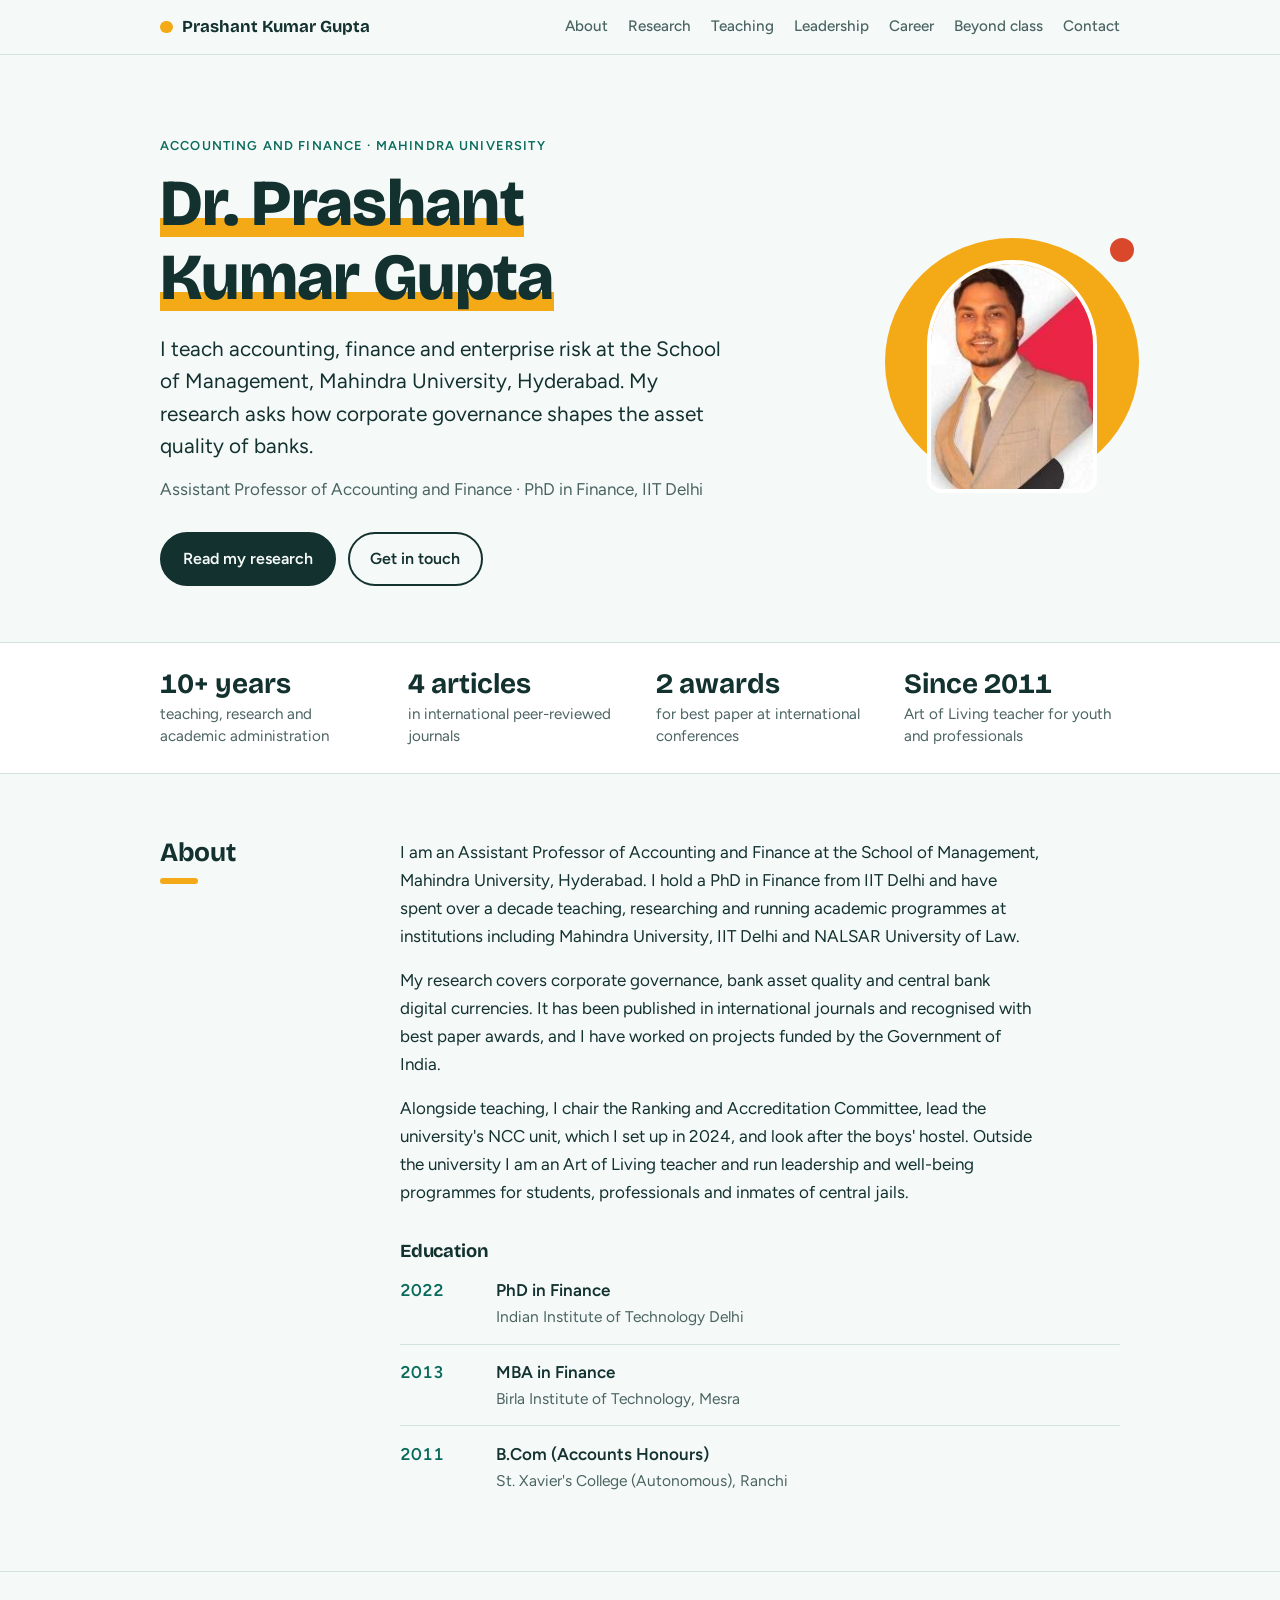
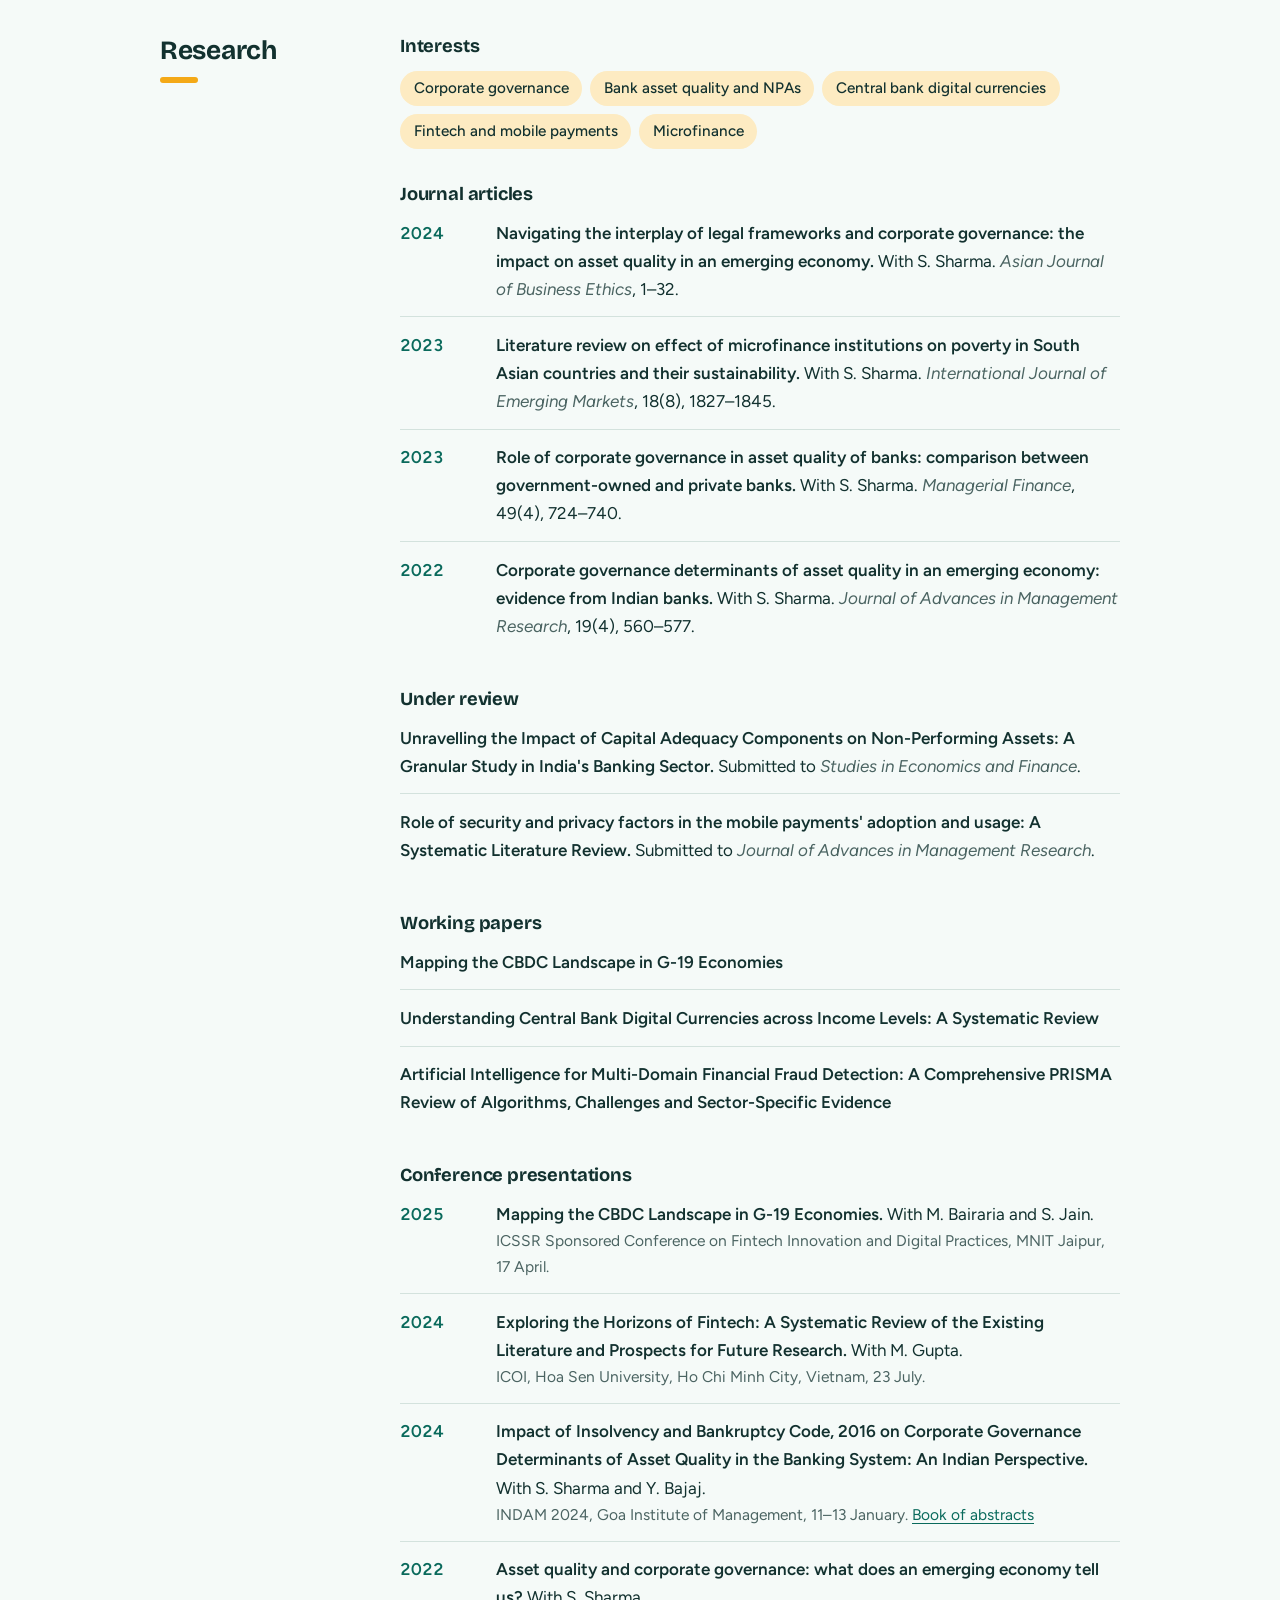
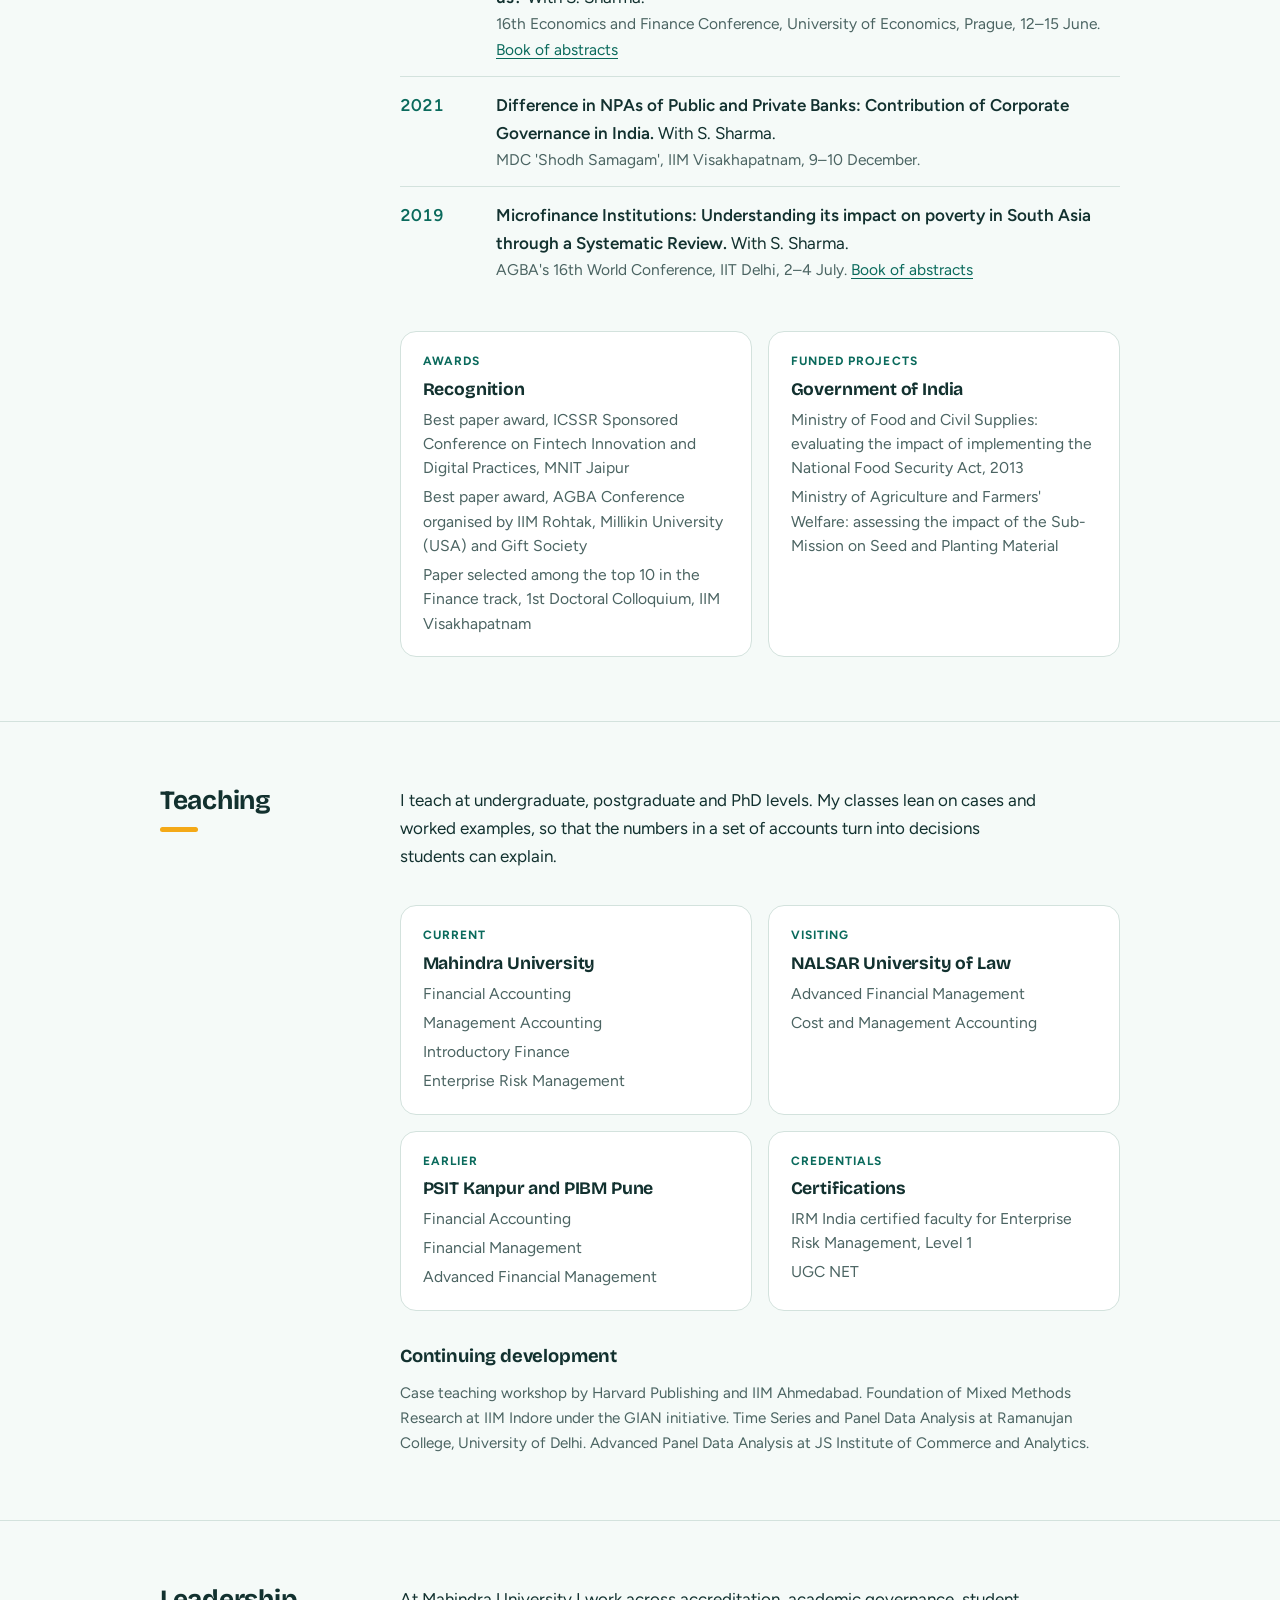
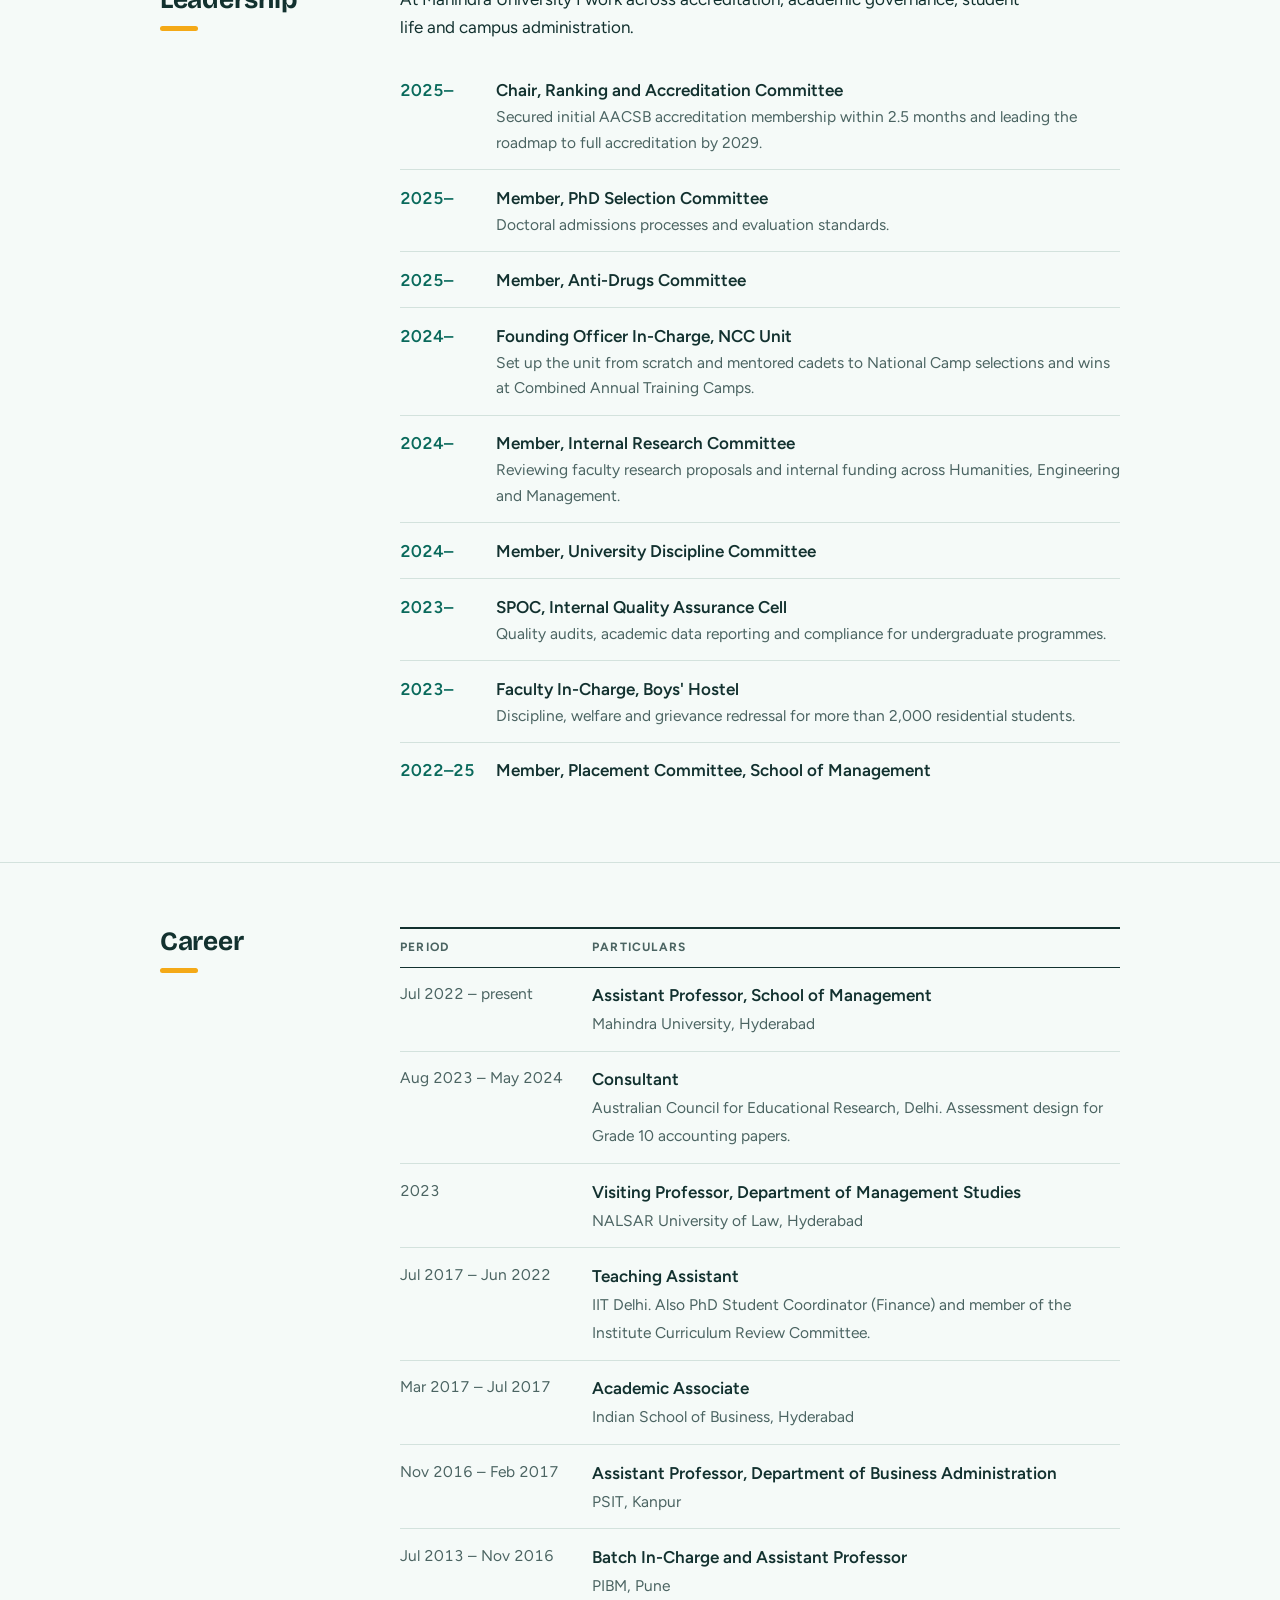
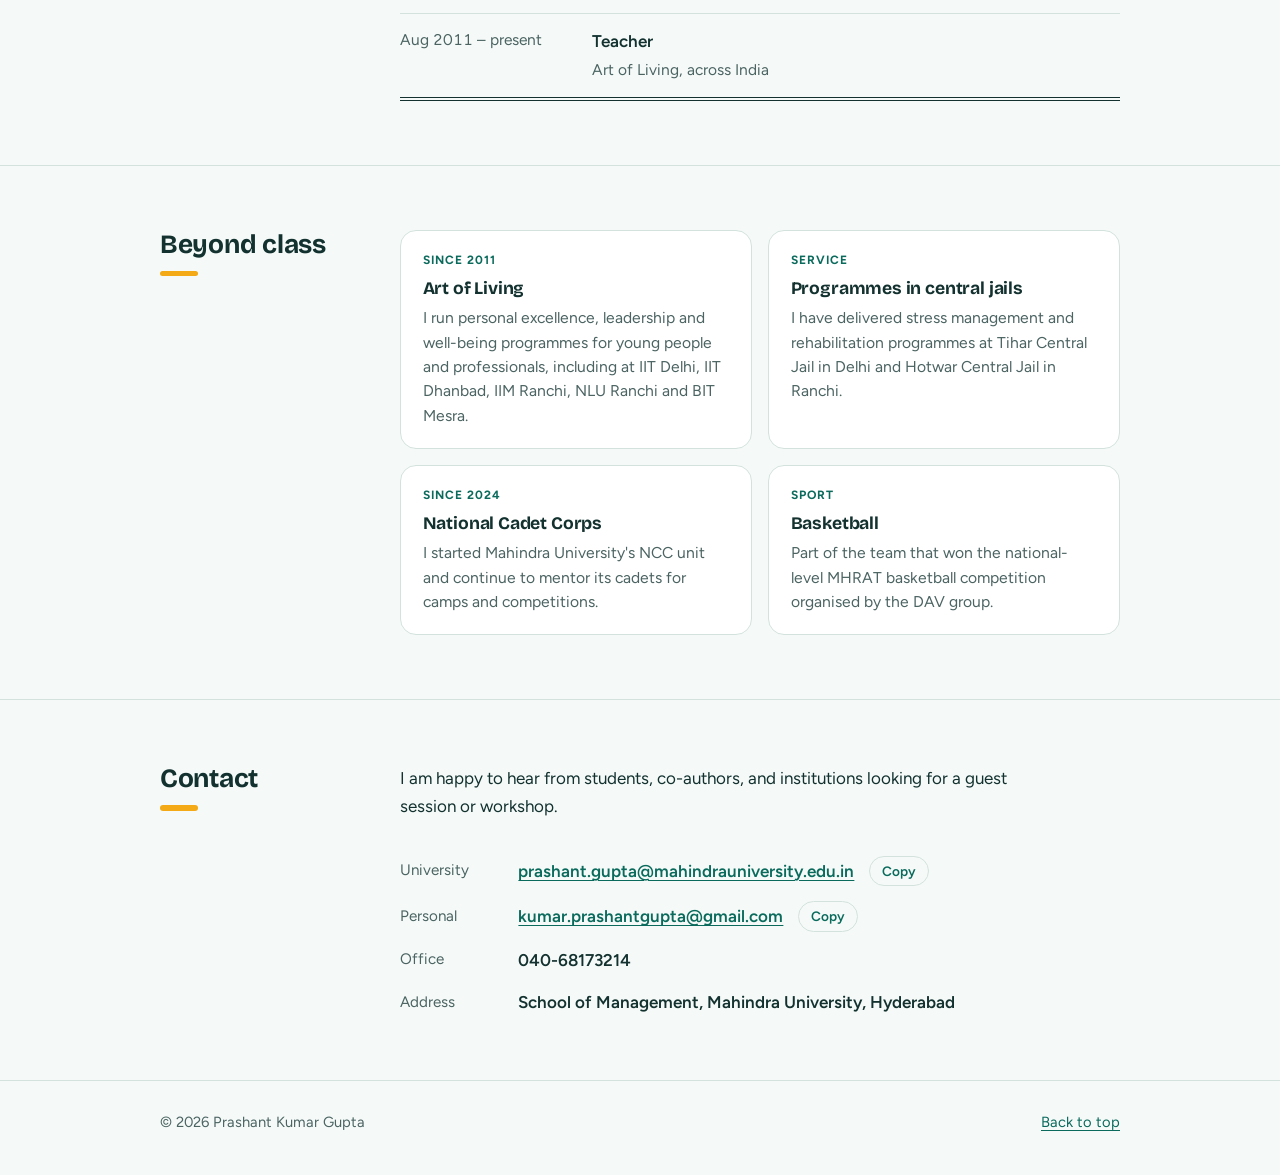
<file: index.html>
<!DOCTYPE html>
<html lang="en">
<head>
<meta charset="utf-8">
<meta name="viewport" content="width=device-width, initial-scale=1, viewport-fit=cover">
<meta name="description" content="Dr. Prashant Kumar Gupta is an Assistant Professor of Accounting and Finance at the School of Management, Mahindra University, Hyderabad. Research on corporate governance, bank asset quality and CBDC.">
<meta property="og:title" content="Dr. Prashant Kumar Gupta">
<meta property="og:description" content="Dr. Prashant Kumar Gupta is an Assistant Professor of Accounting and Finance at the School of Management, Mahindra University, Hyderabad. Research on corporate governance, bank asset quality and CBDC.">
<meta property="og:type" content="profile">
<link rel="icon" href="data:image/svg+xml,%3Csvg xmlns='http://www.w3.org/2000/svg' viewBox='0 0 64 64'%3E%3Ccircle cx='32' cy='32' r='32' fill='%23F4A917'/%3E%3Ctext x='32' y='42' font-family='Arial,sans-serif' font-size='26' font-weight='700' text-anchor='middle' fill='%2312312F'%3EPG%3C/text%3E%3C/svg%3E">
<title>Dr. Prashant Kumar Gupta</title>
<link rel="preconnect" href="https://fonts.googleapis.com">
<link rel="preconnect" href="https://fonts.gstatic.com" crossorigin>
<link rel="stylesheet" href="https://fonts.googleapis.com/css2?family=Bricolage+Grotesque:opsz,wght@12..96,400..800&family=Figtree:ital,wght@0,400..700;1,400..700&display=swap">
<style>
/* Layout: one calm column, 1040px wide. Each section is a ledger row: a narrow
   left "folio" column holds the section name, the wide right column holds the
   entries. The only loud element is the marigold sunrise behind the portrait. */
:root{
  --bg:#F5FAF8; --surface:#FFFFFF; --ink:#12312F; --muted:#4B6462; --line:#D3E2DD;
  --sun:#F4A917; --sun-soft:#FDEBC2; --link:#0A6A5C; --coral:#D9482B;
  --display:"Bricolage Grotesque","Trebuchet MS","Segoe UI",system-ui,sans-serif;
  --body:"Figtree","Segoe UI",system-ui,-apple-system,"Helvetica Neue",Arial,sans-serif;
  --wrap:65rem; --gutter:clamp(1rem,4vw,2.5rem);
}
@media (prefers-color-scheme: dark){
  :root:not([data-theme="light"]){
    --bg:#0D1F1E; --surface:#142B29; --ink:#EAF4F1; --muted:#A5BCB7; --line:#28423F;
    --sun:#F7B93A; --sun-soft:#3A3016; --link:#72D6C1; --coral:#F08467; color-scheme:dark;
  }
}
:root[data-theme="dark"]{
  --bg:#0D1F1E; --surface:#142B29; --ink:#EAF4F1; --muted:#A5BCB7; --line:#28423F;
  --sun:#F7B93A; --sun-soft:#3A3016; --link:#72D6C1; --coral:#F08467; color-scheme:dark;
}
*,*::before,*::after{box-sizing:border-box}
html{-webkit-text-size-adjust:100%;scroll-behavior:smooth}
body{margin:0;background:var(--bg);color:var(--ink);font-family:var(--body);font-size:1.0625rem;line-height:1.65}
img{max-width:100%;display:block}
[hidden]{display:none!important}
a{color:var(--link);text-underline-offset:.18em;text-decoration-thickness:.08em}
a:hover{text-decoration-thickness:.14em}
:focus-visible{outline:3px solid var(--link);outline-offset:3px;border-radius:4px}
h1,h2,h3{font-family:var(--display);line-height:1.12;margin:0;text-wrap:balance;letter-spacing:-.01em}
p{margin:0}
ul{margin:0;padding:0;list-style:none}
.wrap{max-width:var(--wrap);margin-inline:auto;padding-inline:var(--gutter)}

/* top bar */
.top{position:sticky;top:env(safe-area-inset-top,0px);z-index:5;background:color-mix(in srgb,var(--bg) 92%,transparent);backdrop-filter:blur(8px);border-bottom:1px solid var(--line)}
.top .wrap{display:flex;align-items:center;justify-content:space-between;gap:1rem;padding-block:.7rem}
.brand{font-family:var(--display);font-weight:700;font-size:1.05rem;color:var(--ink);text-decoration:none;white-space:nowrap;display:flex;align-items:center;gap:.55rem}
.brand::before{content:"";width:.8rem;height:.8rem;border-radius:50%;background:var(--sun);flex:none}
.nav{display:flex;gap:1.25rem;overflow-x:auto;min-width:0;scrollbar-width:none}
.nav::-webkit-scrollbar{display:none}
.nav a{color:var(--muted);text-decoration:none;font-weight:500;font-size:.95rem;white-space:nowrap;padding-block:.2rem}
.nav a:hover{color:var(--ink)}

/* hero */
.hero .wrap{display:grid;grid-template-columns:minmax(0,1fr) auto;gap:clamp(1.5rem,5vw,4rem);align-items:center;padding-block:clamp(2.5rem,7vw,5rem) clamp(2rem,5vw,3.5rem)}
.eyebrow{font-size:.8rem;font-weight:600;letter-spacing:.09em;text-transform:uppercase;color:var(--link)}
.hero h1{font-size:clamp(2.3rem,6.2vw,4.1rem);font-weight:800;margin-top:.7rem}
.hero h1 span{background:linear-gradient(transparent 68%,var(--sun) 68%,var(--sun) 92%,transparent 92%)}
.lede{font-size:clamp(1.1rem,2vw,1.3rem);line-height:1.55;max-width:36rem;margin-top:1.2rem}
.creds{color:var(--muted);margin-top:.8rem;max-width:36rem}
.actions{display:flex;flex-wrap:wrap;gap:.75rem;margin-top:1.8rem}
.btn{display:inline-flex;align-items:center;justify-content:center;padding:.75rem 1.3rem;border-radius:999px;font-weight:600;text-decoration:none;border:2px solid var(--ink);font-size:1rem}
.btn.primary{background:var(--ink);color:var(--bg)}
.btn.ghost{color:var(--ink);background:transparent}
.btn:hover{transform:translateY(-1px)}
.portrait{position:relative;width:13.5rem;height:16.5rem;flex:none}
.portrait::before{content:"";position:absolute;inset:auto -1.2rem .4rem -1.2rem;height:15.5rem;border-radius:50%;background:var(--sun)}
.portrait::after{content:"";position:absolute;right:-.9rem;top:.6rem;width:1.5rem;height:1.5rem;border-radius:50%;background:var(--coral)}
.portrait img{position:absolute;left:50%;bottom:0;transform:translateX(-50%);width:10.625rem;height:14.5625rem;object-fit:cover;border-radius:6rem 6rem 1rem 1rem;border:4px solid var(--surface)}

/* facts */
.facts{border-block:1px solid var(--line);background:var(--surface)}
.facts ul{display:grid;grid-template-columns:repeat(4,minmax(0,1fr));gap:1.25rem 2rem;padding-block:1.6rem}
.facts b{display:block;font-family:var(--display);font-size:1.75rem;font-weight:700;line-height:1.1;font-variant-numeric:tabular-nums}
.facts span{display:block;color:var(--muted);font-size:.95rem;line-height:1.4;margin-top:.3rem}

/* sections */
.sec{scroll-margin-top:4rem;border-bottom:1px solid var(--line)}
.sec .wrap{display:grid;grid-template-columns:12rem minmax(0,1fr);gap:1.5rem 3rem;padding-block:clamp(2.5rem,6vw,4rem)}
.sec h2{font-size:1.65rem;font-weight:700}
.sec h2::after{content:"";display:block;width:2.4rem;height:.35rem;border-radius:999px;background:var(--sun);margin-top:.7rem}
.col{display:grid;gap:2.2rem;min-width:0}
.block{display:grid;gap:.9rem;min-width:0}
.block h3{font-size:1.15rem;font-weight:700}
.prose{display:grid;gap:1rem;max-width:40rem}
.note{color:var(--muted);font-size:.95rem}

.chips{display:flex;flex-wrap:wrap;gap:.5rem}
.chips li{background:var(--sun-soft);color:var(--ink);padding:.3rem .85rem;border-radius:999px;font-size:.95rem;font-weight:500}

.entries{display:grid}
.entries li{display:grid;grid-template-columns:5rem minmax(0,1fr);gap:.2rem 1rem;padding-block:.85rem;border-top:1px solid var(--line)}
.entries li:first-child{border-top:0;padding-top:0}
.yr{font-variant-numeric:tabular-nums;font-weight:600;color:var(--link);white-space:nowrap}
.entries strong{font-weight:600}
.entries em{color:var(--muted)}
.entries .where{display:block;color:var(--muted);font-size:.97rem}
.plain li{grid-template-columns:minmax(0,1fr)}

/* career ledger */
.ledger{border-top:2px solid var(--ink);border-bottom:4px double var(--ink)}
.ledger .head,.ledger li{display:grid;grid-template-columns:10.5rem minmax(0,1fr);gap:.1rem 1.5rem}
.ledger .head{font-size:.75rem;font-weight:700;letter-spacing:.1em;text-transform:uppercase;color:var(--muted);padding-block:.55rem;border-bottom:1px solid var(--ink)}
.ledger li{padding-block:.85rem;border-top:1px solid var(--line)}
.ledger li:first-child{border-top:0}
.ledger .when{font-variant-numeric:tabular-nums;color:var(--muted);font-size:.97rem}
.ledger strong{font-weight:600;display:block}
.ledger .where{color:var(--muted);font-size:.97rem}

.cards{display:grid;grid-template-columns:repeat(2,minmax(0,1fr));gap:1rem}
.card{background:var(--surface);border:1px solid var(--line);border-radius:1rem;padding:1.25rem 1.35rem;display:grid;gap:.5rem;align-content:start}
.card h3{font-size:1.1rem}
.card p,.card li{color:var(--muted);font-size:.98rem;line-height:1.55}
.card ul{display:grid;gap:.3rem}
.card .tag{font-size:.75rem;font-weight:700;letter-spacing:.09em;text-transform:uppercase;color:var(--link)}

.contact{display:grid;gap:.9rem}
.contact .row{display:flex;flex-wrap:wrap;align-items:center;gap:.4rem .9rem}
.contact .lbl{width:6.5rem;color:var(--muted);font-size:.95rem}
.contact .val{font-weight:600;overflow-wrap:anywhere;min-width:0}
.copy{font:inherit;font-size:.85rem;font-weight:600;color:var(--link);background:transparent;border:1.5px solid var(--line);border-radius:999px;padding:.2rem .75rem;cursor:pointer}
.copy:hover{border-color:var(--link)}

footer .wrap{padding-block:1.8rem 2.5rem;color:var(--muted);font-size:.92rem;display:flex;flex-wrap:wrap;gap:.5rem 1.5rem;justify-content:space-between}

@media (max-width:820px){
  .sec .wrap{grid-template-columns:minmax(0,1fr);gap:1.4rem}
  .facts ul{grid-template-columns:repeat(2,minmax(0,1fr))}
  .cards{grid-template-columns:minmax(0,1fr)}
}
@media (max-width:640px){
  .hero .wrap{grid-template-columns:minmax(0,1fr)}
  .portrait{order:-1;margin-inline:1.2rem auto}
  .ledger .head{display:none}
  .ledger li,.entries li{grid-template-columns:minmax(0,1fr)}
  .contact .lbl{width:100%}
}
@media (prefers-reduced-motion:reduce){html{scroll-behavior:auto}.btn:hover{transform:none}}
</style>
</head>
<body>
<header class="top">
  <div class="wrap">
    <a class="brand" href="#home">Prashant Kumar Gupta</a>
    <nav class="nav" aria-label="Sections">
      <a href="#about">About</a>
      <a href="#research">Research</a>
      <a href="#teaching">Teaching</a>
      <a href="#leadership">Leadership</a>
      <a href="#career">Career</a>
      <a href="#beyond">Beyond class</a>
      <a href="#contact">Contact</a>
    </nav>
  </div>
</header>

<main id="home">
  <section class="hero">
    <div class="wrap">
      <div>
        <p class="eyebrow">Accounting and Finance · Mahindra University</p>
        <h1><span>Dr. Prashant</span> <span>Kumar Gupta</span></h1>
        <p class="lede">I teach accounting, finance and enterprise risk at the School of Management, Mahindra University, Hyderabad. My research asks how corporate governance shapes the asset quality of banks.</p>
        <p class="creds">Assistant Professor of Accounting and Finance · PhD in Finance, IIT Delhi</p>
        <div class="actions">
          <a class="btn primary" href="#research">Read my research</a>
          <a class="btn ghost" href="#contact">Get in touch</a>
        </div>
      </div>
      <div class="portrait">
        <img src="[data-uri]" width="170" height="233" alt="Portrait of Dr. Prashant Kumar Gupta">
      </div>
    </div>
  </section>

  <section class="facts" aria-label="At a glance">
    <div class="wrap">
      <ul>
        <li><b>10+ years</b><span>teaching, research and academic administration</span></li>
        <li><b>4 articles</b><span>in international peer-reviewed journals</span></li>
        <li><b>2 awards</b><span>for best paper at international conferences</span></li>
        <li><b>Since 2011</b><span>Art of Living teacher for youth and professionals</span></li>
      </ul>
    </div>
  </section>

  <section class="sec" id="about">
    <div class="wrap">
      <h2>About</h2>
      <div class="col">
        <div class="prose">
          <p>I am an Assistant Professor of Accounting and Finance at the School of Management, Mahindra University, Hyderabad. I hold a PhD in Finance from IIT Delhi and have spent over a decade teaching, researching and running academic programmes at institutions including Mahindra University, IIT Delhi and NALSAR University of Law.</p>
          <p>My research covers corporate governance, bank asset quality and central bank digital currencies. It has been published in international journals and recognised with best paper awards, and I have worked on projects funded by the Government of India.</p>
          <p>Alongside teaching, I chair the Ranking and Accreditation Committee, lead the university's NCC unit, which I set up in 2024, and look after the boys' hostel. Outside the university I am an Art of Living teacher and run leadership and well-being programmes for students, professionals and inmates of central jails.</p>
        </div>
        <div class="block">
          <h3>Education</h3>
          <ul class="entries">
            <li><span class="yr">2022</span><span><strong>PhD in Finance</strong><span class="where">Indian Institute of Technology Delhi</span></span></li>
            <li><span class="yr">2013</span><span><strong>MBA in Finance</strong><span class="where">Birla Institute of Technology, Mesra</span></span></li>
            <li><span class="yr">2011</span><span><strong>B.Com (Accounts Honours)</strong><span class="where">St. Xavier's College (Autonomous), Ranchi</span></span></li>
          </ul>
        </div>
      </div>
    </div>
  </section>

  <section class="sec" id="research">
    <div class="wrap">
      <h2>Research</h2>
      <div class="col">
        <div class="block">
          <h3>Interests</h3>
          <ul class="chips">
            <li>Corporate governance</li>
            <li>Bank asset quality and NPAs</li>
            <li>Central bank digital currencies</li>
            <li>Fintech and mobile payments</li>
            <li>Microfinance</li>
          </ul>
        </div>

        <div class="block">
          <h3>Journal articles</h3>
          <ul class="entries">
            <li><span class="yr">2024</span><span><strong>Navigating the interplay of legal frameworks and corporate governance: the impact on asset quality in an emerging economy.</strong> With S. Sharma. <em>Asian Journal of Business Ethics</em>, 1–32.</span></li>
            <li><span class="yr">2023</span><span><strong>Literature review on effect of microfinance institutions on poverty in South Asian countries and their sustainability.</strong> With S. Sharma. <em>International Journal of Emerging Markets</em>, 18(8), 1827–1845.</span></li>
            <li><span class="yr">2023</span><span><strong>Role of corporate governance in asset quality of banks: comparison between government-owned and private banks.</strong> With S. Sharma. <em>Managerial Finance</em>, 49(4), 724–740.</span></li>
            <li><span class="yr">2022</span><span><strong>Corporate governance determinants of asset quality in an emerging economy: evidence from Indian banks.</strong> With S. Sharma. <em>Journal of Advances in Management Research</em>, 19(4), 560–577.</span></li>
          </ul>
        </div>

        <div class="block">
          <h3>Under review</h3>
          <ul class="entries plain">
            <li><span><strong>Unravelling the Impact of Capital Adequacy Components on Non-Performing Assets: A Granular Study in India's Banking Sector.</strong> Submitted to <em>Studies in Economics and Finance</em>.</span></li>
            <li><span><strong>Role of security and privacy factors in the mobile payments' adoption and usage: A Systematic Literature Review.</strong> Submitted to <em>Journal of Advances in Management Research</em>.</span></li>
          </ul>
        </div>

        <div class="block">
          <h3>Working papers</h3>
          <ul class="entries plain">
            <li><span><strong>Mapping the CBDC Landscape in G-19 Economies</strong></span></li>
            <li><span><strong>Understanding Central Bank Digital Currencies across Income Levels: A Systematic Review</strong></span></li>
            <li><span><strong>Artificial Intelligence for Multi-Domain Financial Fraud Detection: A Comprehensive PRISMA Review of Algorithms, Challenges and Sector-Specific Evidence</strong></span></li>
          </ul>
        </div>

        <div class="block">
          <h3>Conference presentations</h3>
          <ul class="entries">
            <li><span class="yr">2025</span><span><strong>Mapping the CBDC Landscape in G-19 Economies.</strong> With M. Bairaria and S. Jain. <span class="where">ICSSR Sponsored Conference on Fintech Innovation and Digital Practices, MNIT Jaipur, 17 April.</span></span></li>
            <li><span class="yr">2024</span><span><strong>Exploring the Horizons of Fintech: A Systematic Review of the Existing Literature and Prospects for Future Research.</strong> With M. Gupta. <span class="where">ICOI, Hoa Sen University, Ho Chi Minh City, Vietnam, 23 July.</span></span></li>
            <li><span class="yr">2024</span><span><strong>Impact of Insolvency and Bankruptcy Code, 2016 on Corporate Governance Determinants of Asset Quality in the Banking System: An Indian Perspective.</strong> With S. Sharma and Y. Bajaj. <span class="where">INDAM 2024, Goa Institute of Management, 11–13 January. <a href="https://indam2024.gim.ac.in/book-abstract/">Book of abstracts</a></span></span></li>
            <li><span class="yr">2022</span><span><strong>Asset quality and corporate governance: what does an emerging economy tell us?</strong> With S. Sharma. <span class="where">16th Economics and Finance Conference, University of Economics, Prague, 12–15 June. <a href="https://www.iises.net/past-conferences/economic/16th-economics-finance-conference-prague/page-book-of-abstracts-16efc">Book of abstracts</a></span></span></li>
            <li><span class="yr">2021</span><span><strong>Difference in NPAs of Public and Private Banks: Contribution of Corporate Governance in India.</strong> With S. Sharma. <span class="where">MDC 'Shodh Samagam', IIM Visakhapatnam, 9–10 December.</span></span></li>
            <li><span class="yr">2019</span><span><strong>Microfinance Institutions: Understanding its impact on poverty in South Asia through a Systematic Review.</strong> With S. Sharma. <span class="where">AGBA's 16th World Conference, IIT Delhi, 2–4 July. <a href="http://www.agba.us/pdf/2019-Book-of-Abstracts.pdf">Book of abstracts</a></span></span></li>
          </ul>
        </div>

        <div class="cards">
          <div class="card">
            <span class="tag">Awards</span>
            <h3>Recognition</h3>
            <ul>
              <li>Best paper award, ICSSR Sponsored Conference on Fintech Innovation and Digital Practices, MNIT Jaipur</li>
              <li>Best paper award, AGBA Conference organised by IIM Rohtak, Millikin University (USA) and Gift Society</li>
              <li>Paper selected among the top 10 in the Finance track, 1st Doctoral Colloquium, IIM Visakhapatnam</li>
            </ul>
          </div>
          <div class="card">
            <span class="tag">Funded projects</span>
            <h3>Government of India</h3>
            <ul>
              <li>Ministry of Food and Civil Supplies: evaluating the impact of implementing the National Food Security Act, 2013</li>
              <li>Ministry of Agriculture and Farmers' Welfare: assessing the impact of the Sub-Mission on Seed and Planting Material</li>
            </ul>
          </div>
        </div>
      </div>
    </div>
  </section>

  <section class="sec" id="teaching">
    <div class="wrap">
      <h2>Teaching</h2>
      <div class="col">
        <div class="prose">
          <p>I teach at undergraduate, postgraduate and PhD levels. My classes lean on cases and worked examples, so that the numbers in a set of accounts turn into decisions students can explain.</p>
        </div>
        <div class="cards">
          <div class="card">
            <span class="tag">Current</span>
            <h3>Mahindra University</h3>
            <ul>
              <li>Financial Accounting</li>
              <li>Management Accounting</li>
              <li>Introductory Finance</li>
              <li>Enterprise Risk Management</li>
            </ul>
          </div>
          <div class="card">
            <span class="tag">Visiting</span>
            <h3>NALSAR University of Law</h3>
            <ul>
              <li>Advanced Financial Management</li>
              <li>Cost and Management Accounting</li>
            </ul>
          </div>
          <div class="card">
            <span class="tag">Earlier</span>
            <h3>PSIT Kanpur and PIBM Pune</h3>
            <ul>
              <li>Financial Accounting</li>
              <li>Financial Management</li>
              <li>Advanced Financial Management</li>
            </ul>
          </div>
          <div class="card">
            <span class="tag">Credentials</span>
            <h3>Certifications</h3>
            <ul>
              <li>IRM India certified faculty for Enterprise Risk Management, Level 1</li>
              <li>UGC NET</li>
            </ul>
          </div>
        </div>
        <div class="block">
          <h3>Continuing development</h3>
          <p class="note">Case teaching workshop by Harvard Publishing and IIM Ahmedabad. Foundation of Mixed Methods Research at IIM Indore under the GIAN initiative. Time Series and Panel Data Analysis at Ramanujan College, University of Delhi. Advanced Panel Data Analysis at JS Institute of Commerce and Analytics.</p>
        </div>
      </div>
    </div>
  </section>

  <section class="sec" id="leadership">
    <div class="wrap">
      <h2>Leadership</h2>
      <div class="col">
        <div class="prose">
          <p>At Mahindra University I work across accreditation, academic governance, student life and campus administration.</p>
        </div>
        <ul class="entries">
          <li><span class="yr">2025–</span><span><strong>Chair, Ranking and Accreditation Committee</strong><span class="where">Secured initial AACSB accreditation membership within 2.5 months and leading the roadmap to full accreditation by 2029.</span></span></li>
          <li><span class="yr">2025–</span><span><strong>Member, PhD Selection Committee</strong><span class="where">Doctoral admissions processes and evaluation standards.</span></span></li>
          <li><span class="yr">2025–</span><span><strong>Member, Anti-Drugs Committee</strong></span></li>
          <li><span class="yr">2024–</span><span><strong>Founding Officer In-Charge, NCC Unit</strong><span class="where">Set up the unit from scratch and mentored cadets to National Camp selections and wins at Combined Annual Training Camps.</span></span></li>
          <li><span class="yr">2024–</span><span><strong>Member, Internal Research Committee</strong><span class="where">Reviewing faculty research proposals and internal funding across Humanities, Engineering and Management.</span></span></li>
          <li><span class="yr">2024–</span><span><strong>Member, University Discipline Committee</strong></span></li>
          <li><span class="yr">2023–</span><span><strong>SPOC, Internal Quality Assurance Cell</strong><span class="where">Quality audits, academic data reporting and compliance for undergraduate programmes.</span></span></li>
          <li><span class="yr">2023–</span><span><strong>Faculty In-Charge, Boys' Hostel</strong><span class="where">Discipline, welfare and grievance redressal for more than 2,000 residential students.</span></span></li>
          <li><span class="yr">2022–25</span><span><strong>Member, Placement Committee, School of Management</strong></span></li>
        </ul>
      </div>
    </div>
  </section>

  <section class="sec" id="career">
    <div class="wrap">
      <h2>Career</h2>
      <div class="col">
        <div class="ledger">
          <div class="head"><span>Period</span><span>Particulars</span></div>
          <ul>
            <li><span class="when">Jul 2022 – present</span><span><strong>Assistant Professor, School of Management</strong><span class="where">Mahindra University, Hyderabad</span></span></li>
            <li><span class="when">Aug 2023 – May 2024</span><span><strong>Consultant</strong><span class="where">Australian Council for Educational Research, Delhi. Assessment design for Grade 10 accounting papers.</span></span></li>
            <li><span class="when">2023</span><span><strong>Visiting Professor, Department of Management Studies</strong><span class="where">NALSAR University of Law, Hyderabad</span></span></li>
            <li><span class="when">Jul 2017 – Jun 2022</span><span><strong>Teaching Assistant</strong><span class="where">IIT Delhi. Also PhD Student Coordinator (Finance) and member of the Institute Curriculum Review Committee.</span></span></li>
            <li><span class="when">Mar 2017 – Jul 2017</span><span><strong>Academic Associate</strong><span class="where">Indian School of Business, Hyderabad</span></span></li>
            <li><span class="when">Nov 2016 – Feb 2017</span><span><strong>Assistant Professor, Department of Business Administration</strong><span class="where">PSIT, Kanpur</span></span></li>
            <li><span class="when">Jul 2013 – Nov 2016</span><span><strong>Batch In-Charge and Assistant Professor</strong><span class="where">PIBM, Pune</span></span></li>
            <li><span class="when">Aug 2011 – present</span><span><strong>Teacher</strong><span class="where">Art of Living, across India</span></span></li>
          </ul>
        </div>
      </div>
    </div>
  </section>

  <section class="sec" id="beyond">
    <div class="wrap">
      <h2>Beyond class</h2>
      <div class="col">
        <div class="cards">
          <div class="card">
            <span class="tag">Since 2011</span>
            <h3>Art of Living</h3>
            <p>I run personal excellence, leadership and well-being programmes for young people and professionals, including at IIT Delhi, IIT Dhanbad, IIM Ranchi, NLU Ranchi and BIT Mesra.</p>
          </div>
          <div class="card">
            <span class="tag">Service</span>
            <h3>Programmes in central jails</h3>
            <p>I have delivered stress management and rehabilitation programmes at Tihar Central Jail in Delhi and Hotwar Central Jail in Ranchi.</p>
          </div>
          <div class="card">
            <span class="tag">Since 2024</span>
            <h3>National Cadet Corps</h3>
            <p>I started Mahindra University's NCC unit and continue to mentor its cadets for camps and competitions.</p>
          </div>
          <div class="card">
            <span class="tag">Sport</span>
            <h3>Basketball</h3>
            <p>Part of the team that won the national-level MHRAT basketball competition organised by the DAV group.</p>
          </div>
        </div>
      </div>
    </div>
  </section>

  <section class="sec" id="contact">
    <div class="wrap">
      <h2>Contact</h2>
      <div class="col">
        <div class="prose">
          <p>I am happy to hear from students, co-authors, and institutions looking for a guest session or workshop.</p>
        </div>
        <div class="contact">
          <div class="row"><span class="lbl">University</span><a class="val" id="mail-uni" href="mailto:prashant.gupta@mahindrauniversity.edu.in">prashant.gupta@mahindrauniversity.edu.in</a><button class="copy" id="copy-uni" type="button" data-copy="mail-uni">Copy</button></div>
          <div class="row"><span class="lbl">Personal</span><a class="val" id="mail-own" href="mailto:kumar.prashantgupta@gmail.com">kumar.prashantgupta@gmail.com</a><button class="copy" id="copy-own" type="button" data-copy="mail-own">Copy</button></div>
          <div class="row"><span class="lbl">Office</span><span class="val">040-68173214</span></div>
          <div class="row"><span class="lbl">Address</span><span class="val">School of Management, Mahindra University, Hyderabad</span></div>
        </div>
      </div>
    </div>
  </section>
</main>

<footer>
  <div class="wrap">
    <span>© 2026 Prashant Kumar Gupta</span>
    <a href="#home">Back to top</a>
  </div>
</footer>

<script>
document.querySelectorAll('.copy').forEach(function(btn){
  btn.addEventListener('click',function(){
    var el=document.getElementById(btn.dataset.copy), text=el.textContent.trim();
    function done(){btn.textContent='Copied';setTimeout(function(){btn.textContent='Copy'},1600)}
    function select(){var r=document.createRange();r.selectNodeContents(el);var s=getSelection();s.removeAllRanges();s.addRange(r)}
    if(navigator.clipboard&&navigator.clipboard.writeText){navigator.clipboard.writeText(text).then(done,select)}else{select()}
  });
});
</script>
</body>
</html>
</file>
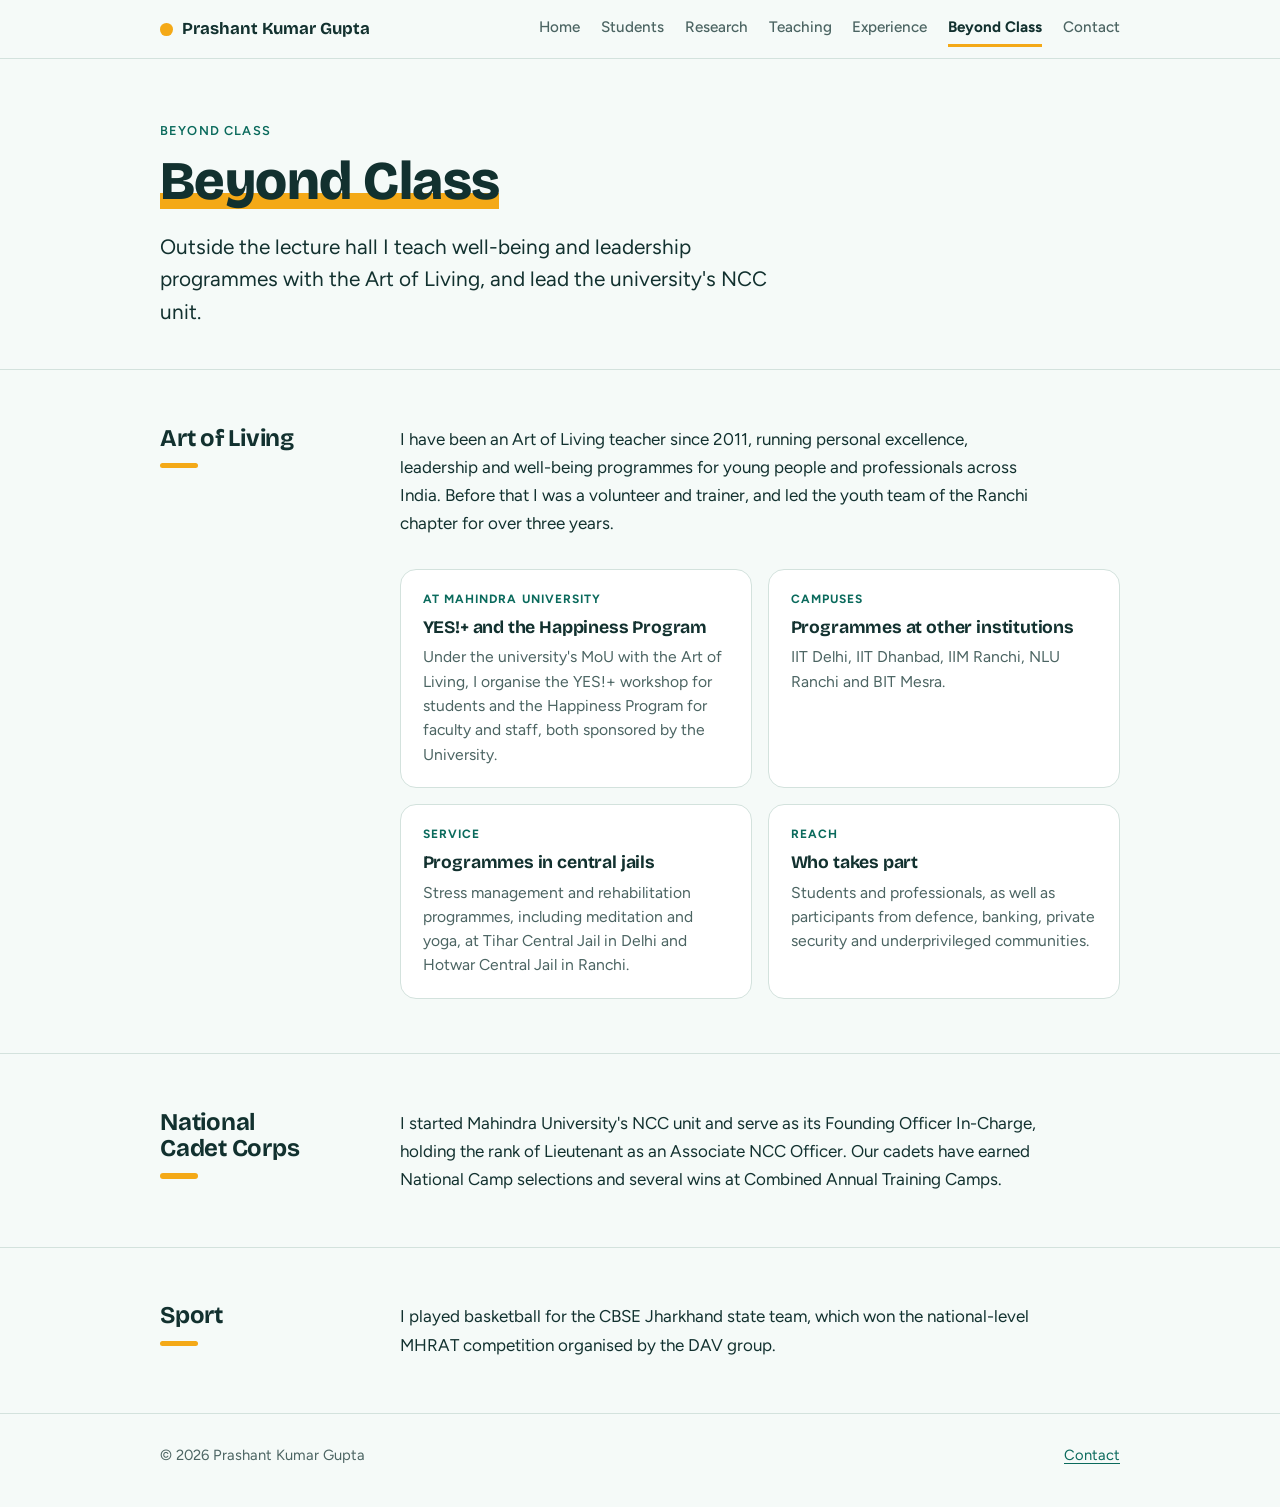
<file: beyond.html>
<!DOCTYPE html>
<html lang="en">
<head>
<meta charset="utf-8">
<meta name="viewport" content="width=device-width, initial-scale=1, viewport-fit=cover">
<title>Beyond Class · Dr. Prashant Kumar Gupta</title>
<meta name="description" content="Dr. Prashant Kumar Gupta is an Assistant Professor of Accounting and Finance at the School of Management, Mahindra University, Hyderabad. Research on corporate governance, bank asset quality and CBDC.">
<meta property="og:title" content="Beyond Class · Dr. Prashant Kumar Gupta">
<meta property="og:description" content="Dr. Prashant Kumar Gupta is an Assistant Professor of Accounting and Finance at the School of Management, Mahindra University, Hyderabad. Research on corporate governance, bank asset quality and CBDC.">
<link rel="icon" href="data:image/svg+xml,%3Csvg xmlns='http://www.w3.org/2000/svg' viewBox='0 0 64 64'%3E%3Ccircle cx='32' cy='32' r='32' fill='%23F4A917'/%3E%3Ctext x='32' y='42' font-family='Arial,sans-serif' font-size='26' font-weight='700' text-anchor='middle' fill='%2312312F'%3EPG%3C/text%3E%3C/svg%3E">
<link rel="preconnect" href="https://fonts.googleapis.com">
<link rel="preconnect" href="https://fonts.gstatic.com" crossorigin>
<link rel="stylesheet" href="https://fonts.googleapis.com/css2?family=Bricolage+Grotesque:opsz,wght@12..96,400..800&family=Figtree:ital,wght@0,400..700;1,400..700&display=swap">
<link rel="stylesheet" href="style.css">
</head>
<body>
<header class="top">
  <div class="wrap">
    <a class="brand" href="index.html">Prashant Kumar Gupta</a>
    <nav class="nav" aria-label="Pages">
      <a href="index.html">Home</a>
      <a href="students.html">Students</a>
      <a href="research.html">Research</a>
      <a href="teaching.html">Teaching</a>
      <a href="experience.html">Experience</a>
      <a href="beyond.html" aria-current="page">Beyond Class</a>
      <a href="contact.html">Contact</a>
    </nav>
  </div>
</header>

<main>
<section class="pagehead">
  <div class="wrap">
    <p class="eyebrow">Beyond Class</p>
    <h1><span class="mark">Beyond Class</span></h1>
    <p class="lede">Outside the lecture hall I teach well-being and leadership programmes with the Art of Living, and lead the university's NCC unit.</p>
  </div>
</section>

<section class="sec">
  <div class="wrap">
    <h2>Art of Living</h2>
    <div class="col">
      <div class="prose">
        <p>I have been an Art of Living teacher since 2011, running personal excellence, leadership and well-being programmes for young people and professionals across India. Before that I was a volunteer and trainer, and led the youth team of the Ranchi chapter for over three years.</p>
      </div>
      <div class="cards">
        <div class="card">
          <span class="tag">At Mahindra University</span>
          <h3>YES!+ and the Happiness Program</h3>
          <p>Under the university's MoU with the Art of Living, I organise the YES!+ workshop for students and the Happiness Program for faculty and staff, both sponsored by the University.</p>
        </div>
        <div class="card">
          <span class="tag">Campuses</span>
          <h3>Programmes at other institutions</h3>
          <p>IIT Delhi, IIT Dhanbad, IIM Ranchi, NLU Ranchi and BIT Mesra.</p>
        </div>
        <div class="card">
          <span class="tag">Service</span>
          <h3>Programmes in central jails</h3>
          <p>Stress management and rehabilitation programmes, including meditation and yoga, at Tihar Central Jail in Delhi and Hotwar Central Jail in Ranchi.</p>
        </div>
        <div class="card">
          <span class="tag">Reach</span>
          <h3>Who takes part</h3>
          <p>Students and professionals, as well as participants from defence, banking, private security and underprivileged communities.</p>
        </div>
      </div>
    </div>
  </div>
</section>

<section class="sec">
  <div class="wrap">
    <h2>National Cadet Corps</h2>
    <div class="col">
      <div class="prose">
        <p>I started Mahindra University's NCC unit and serve as its Founding Officer In-Charge, holding the rank of Lieutenant as an Associate NCC Officer. Our cadets have earned National Camp selections and several wins at Combined Annual Training Camps.</p>
      </div>
    </div>
  </div>
</section>

<section class="sec">
  <div class="wrap">
    <h2>Sport</h2>
    <div class="col">
      <div class="prose">
        <p>I played basketball for the CBSE Jharkhand state team, which won the national-level MHRAT competition organised by the DAV group.</p>
      </div>
    </div>
  </div>
</section>
</main>

<footer>
  <div class="wrap">
    <span>© 2026 Prashant Kumar Gupta</span>
    <a href="contact.html">Contact</a>
  </div>
</footer>
</body>
</html>
</file>
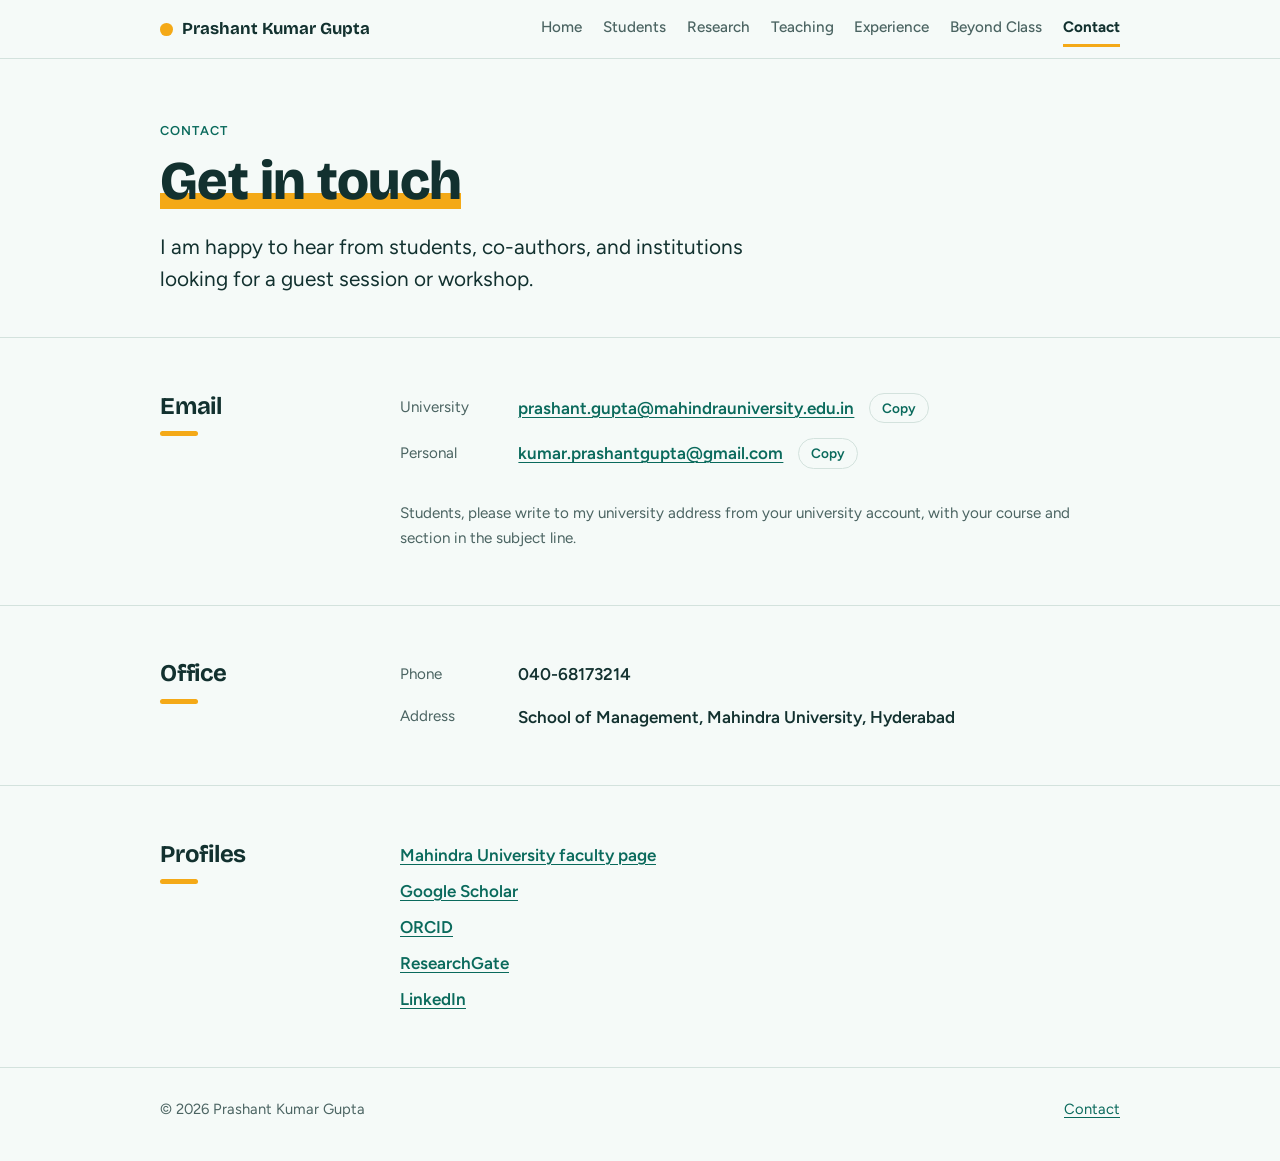
<file: contact.html>
<!DOCTYPE html>
<html lang="en">
<head>
<meta charset="utf-8">
<meta name="viewport" content="width=device-width, initial-scale=1, viewport-fit=cover">
<title>Contact · Dr. Prashant Kumar Gupta</title>
<meta name="description" content="Dr. Prashant Kumar Gupta is an Assistant Professor of Accounting and Finance at the School of Management, Mahindra University, Hyderabad. Research on corporate governance, bank asset quality and CBDC.">
<meta property="og:title" content="Contact · Dr. Prashant Kumar Gupta">
<meta property="og:description" content="Dr. Prashant Kumar Gupta is an Assistant Professor of Accounting and Finance at the School of Management, Mahindra University, Hyderabad. Research on corporate governance, bank asset quality and CBDC.">
<link rel="icon" href="data:image/svg+xml,%3Csvg xmlns='http://www.w3.org/2000/svg' viewBox='0 0 64 64'%3E%3Ccircle cx='32' cy='32' r='32' fill='%23F4A917'/%3E%3Ctext x='32' y='42' font-family='Arial,sans-serif' font-size='26' font-weight='700' text-anchor='middle' fill='%2312312F'%3EPG%3C/text%3E%3C/svg%3E">
<link rel="preconnect" href="https://fonts.googleapis.com">
<link rel="preconnect" href="https://fonts.gstatic.com" crossorigin>
<link rel="stylesheet" href="https://fonts.googleapis.com/css2?family=Bricolage+Grotesque:opsz,wght@12..96,400..800&family=Figtree:ital,wght@0,400..700;1,400..700&display=swap">
<link rel="stylesheet" href="style.css">
</head>
<body>
<header class="top">
  <div class="wrap">
    <a class="brand" href="index.html">Prashant Kumar Gupta</a>
    <nav class="nav" aria-label="Pages">
      <a href="index.html">Home</a>
      <a href="students.html">Students</a>
      <a href="research.html">Research</a>
      <a href="teaching.html">Teaching</a>
      <a href="experience.html">Experience</a>
      <a href="beyond.html">Beyond Class</a>
      <a href="contact.html" aria-current="page">Contact</a>
    </nav>
  </div>
</header>

<main>
<section class="pagehead">
  <div class="wrap">
    <p class="eyebrow">Contact</p>
    <h1><span class="mark">Get in touch</span></h1>
    <p class="lede">I am happy to hear from students, co-authors, and institutions looking for a guest session or workshop.</p>
  </div>
</section>

<section class="sec">
  <div class="wrap">
    <h2>Email</h2>
    <div class="col">
      <div class="contact">
        <div class="row"><span class="lbl">University</span><a class="val" id="mail-uni" href="mailto:prashant.gupta@mahindrauniversity.edu.in">prashant.gupta@mahindrauniversity.edu.in</a><button class="copy" id="copy-uni" type="button" data-copy="mail-uni">Copy</button></div>
        <div class="row"><span class="lbl">Personal</span><a class="val" id="mail-own" href="mailto:kumar.prashantgupta@gmail.com">kumar.prashantgupta@gmail.com</a><button class="copy" id="copy-own" type="button" data-copy="mail-own">Copy</button></div>
      </div>
      <p class="note">Students, please write to my university address from your university account, with your course and section in the subject line.</p>
    </div>
  </div>
</section>

<section class="sec">
  <div class="wrap">
    <h2>Office</h2>
    <div class="col">
      <div class="contact">
        <div class="row"><span class="lbl">Phone</span><span class="val">040-68173214</span></div>
        <div class="row"><span class="lbl">Address</span><span class="val">School of Management, Mahindra University, Hyderabad</span></div>
      </div>
    </div>
  </div>
</section>

<section class="sec">
  <div class="wrap">
    <h2>Profiles</h2>
    <div class="col">
      <ul class="links">
        <li><a href="https://www.mahindrauniversity.edu.in/faculty/dr-prashant-kumar-gupta/">Mahindra University faculty page</a></li>
        <li><a href="https://scholar.google.com/citations?user=8q3LrwoAAAAJ">Google Scholar</a></li>
        <li><a href="https://orcid.org/0000-0002-6206-6158">ORCID</a></li>
        <li><a href="https://www.researchgate.net/profile/Prashant-Gupta-69">ResearchGate</a></li>
        <li><a href="https://www.linkedin.com/in/kumar-prashantgupta/">LinkedIn</a></li>
      </ul>
    </div>
  </div>
</section>

<script>
document.querySelectorAll('.copy').forEach(function(btn){
  btn.addEventListener('click',function(){
    var el=document.getElementById(btn.dataset.copy), text=el.textContent.trim();
    function done(){btn.textContent='Copied';setTimeout(function(){btn.textContent='Copy'},1600)}
    function select(){var r=document.createRange();r.selectNodeContents(el);var s=getSelection();s.removeAllRanges();s.addRange(r)}
    if(navigator.clipboard&&navigator.clipboard.writeText){navigator.clipboard.writeText(text).then(done,select)}else{select()}
  });
});
</script>
</main>

<footer>
  <div class="wrap">
    <span>© 2026 Prashant Kumar Gupta</span>
    <a href="contact.html">Contact</a>
  </div>
</footer>
</body>
</html>
</file>
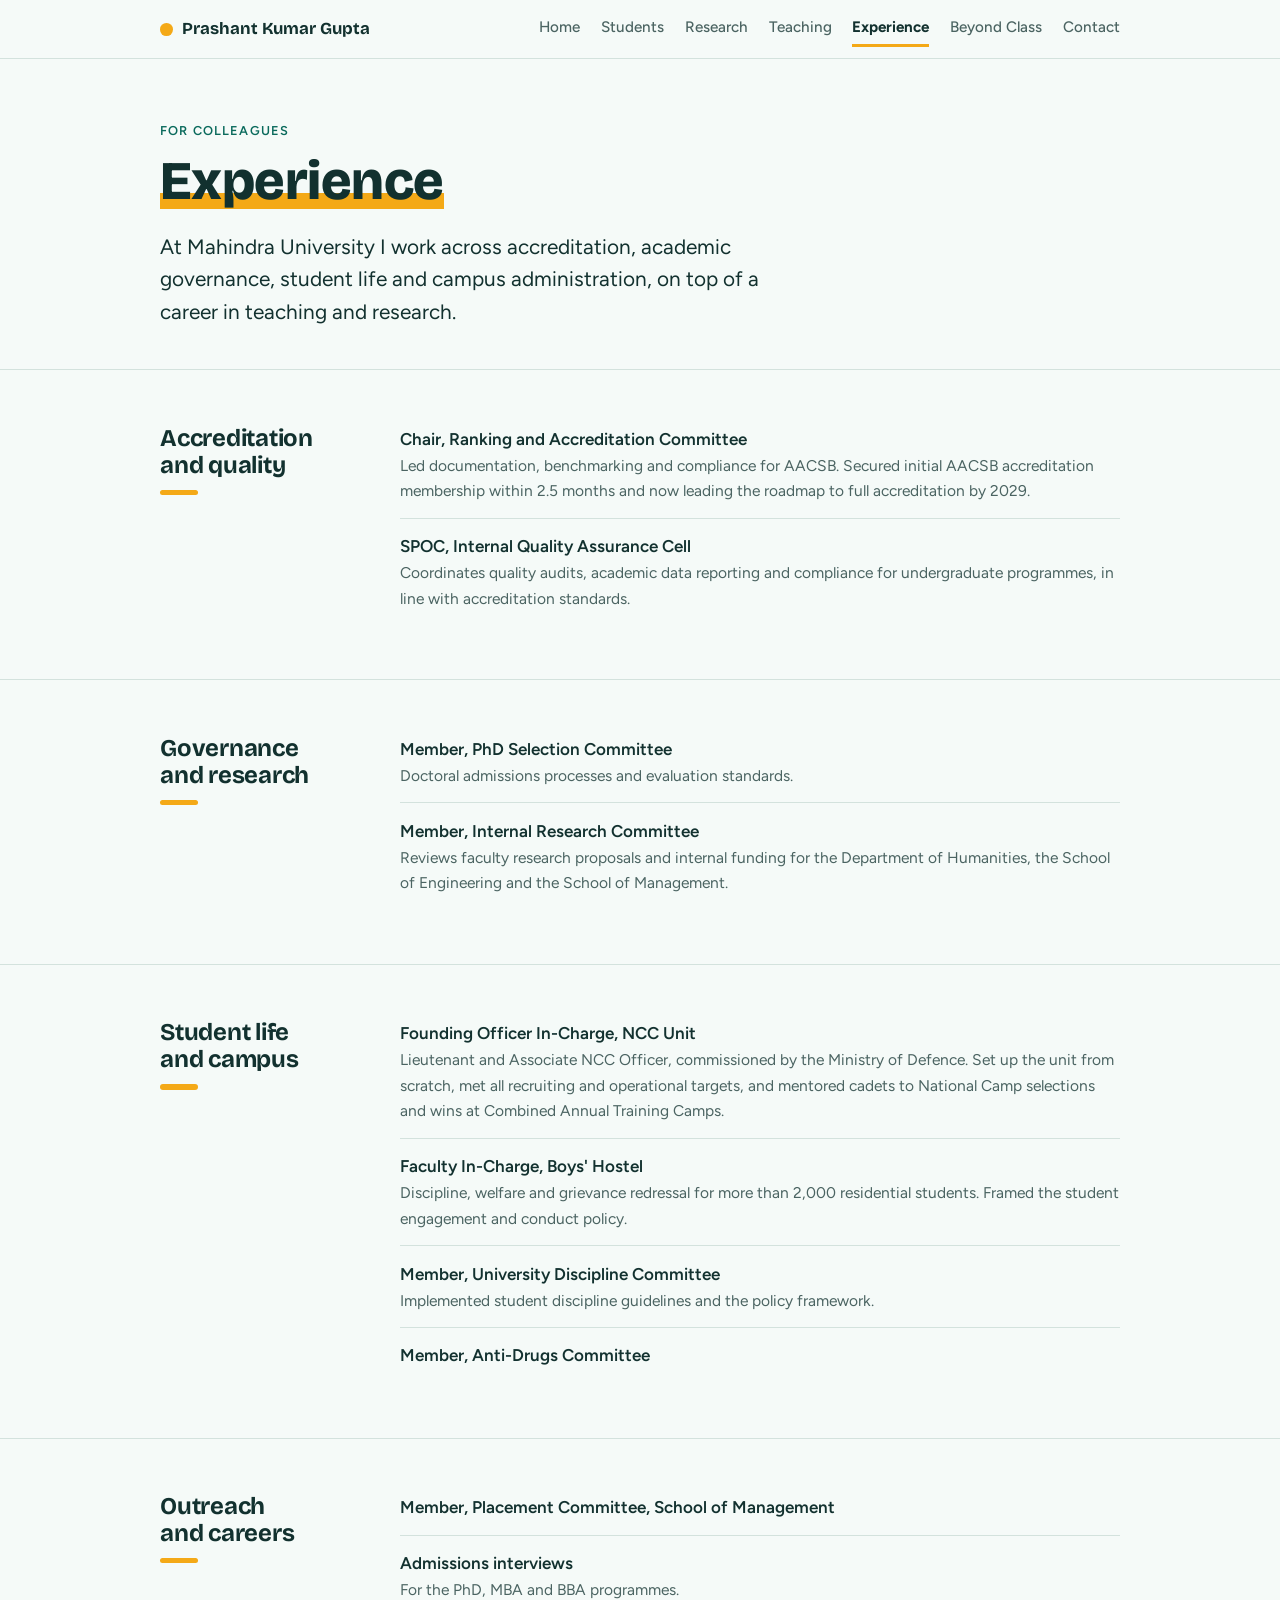
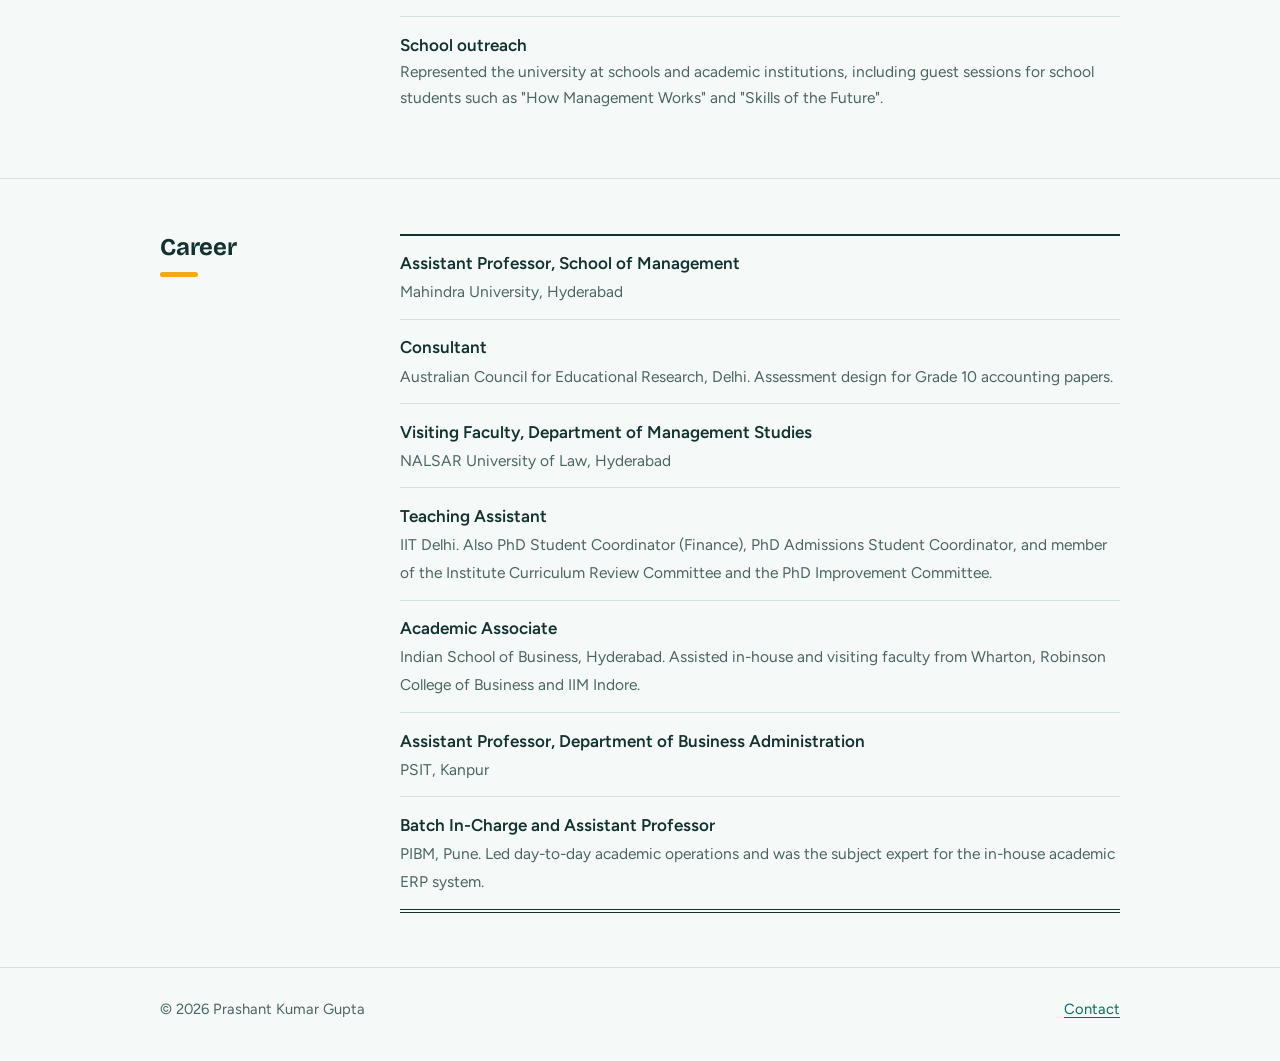
<file: experience.html>
<!DOCTYPE html>
<html lang="en">
<head>
<meta charset="utf-8">
<meta name="viewport" content="width=device-width, initial-scale=1, viewport-fit=cover">
<title>Experience · Dr. Prashant Kumar Gupta</title>
<meta name="description" content="Dr. Prashant Kumar Gupta is an Assistant Professor of Accounting and Finance at the School of Management, Mahindra University, Hyderabad. Research on corporate governance, bank asset quality and CBDC.">
<meta property="og:title" content="Experience · Dr. Prashant Kumar Gupta">
<meta property="og:description" content="Dr. Prashant Kumar Gupta is an Assistant Professor of Accounting and Finance at the School of Management, Mahindra University, Hyderabad. Research on corporate governance, bank asset quality and CBDC.">
<link rel="icon" href="data:image/svg+xml,%3Csvg xmlns='http://www.w3.org/2000/svg' viewBox='0 0 64 64'%3E%3Ccircle cx='32' cy='32' r='32' fill='%23F4A917'/%3E%3Ctext x='32' y='42' font-family='Arial,sans-serif' font-size='26' font-weight='700' text-anchor='middle' fill='%2312312F'%3EPG%3C/text%3E%3C/svg%3E">
<link rel="preconnect" href="https://fonts.googleapis.com">
<link rel="preconnect" href="https://fonts.gstatic.com" crossorigin>
<link rel="stylesheet" href="https://fonts.googleapis.com/css2?family=Bricolage+Grotesque:opsz,wght@12..96,400..800&family=Figtree:ital,wght@0,400..700;1,400..700&display=swap">
<link rel="stylesheet" href="style.css">
</head>
<body>
<header class="top">
  <div class="wrap">
    <a class="brand" href="index.html">Prashant Kumar Gupta</a>
    <nav class="nav" aria-label="Pages">
      <a href="index.html">Home</a>
      <a href="students.html">Students</a>
      <a href="research.html">Research</a>
      <a href="teaching.html">Teaching</a>
      <a href="experience.html" aria-current="page">Experience</a>
      <a href="beyond.html">Beyond Class</a>
      <a href="contact.html">Contact</a>
    </nav>
  </div>
</header>

<main>
<section class="pagehead">
  <div class="wrap">
    <p class="eyebrow">For colleagues</p>
    <h1><span class="mark">Experience</span></h1>
    <p class="lede">At Mahindra University I work across accreditation, academic governance, student life and campus administration, on top of a career in teaching and research.</p>
  </div>
</section>

<section class="sec">
  <div class="wrap">
    <h2>Accreditation and quality</h2>
    <div class="col">
      <ul class="entries plain">
        <li><span><strong>Chair, Ranking and Accreditation Committee</strong><span class="where">Led documentation, benchmarking and compliance for AACSB. Secured initial AACSB accreditation membership within 2.5 months and now leading the roadmap to full accreditation by 2029.</span></span></li>
        <li><span><strong>SPOC, Internal Quality Assurance Cell</strong><span class="where">Coordinates quality audits, academic data reporting and compliance for undergraduate programmes, in line with accreditation standards.</span></span></li>
      </ul>
    </div>
  </div>
</section>

<section class="sec">
  <div class="wrap">
    <h2>Governance and research</h2>
    <div class="col">
      <ul class="entries plain">
        <li><span><strong>Member, PhD Selection Committee</strong><span class="where">Doctoral admissions processes and evaluation standards.</span></span></li>
        <li><span><strong>Member, Internal Research Committee</strong><span class="where">Reviews faculty research proposals and internal funding for the Department of Humanities, the School of Engineering and the School of Management.</span></span></li>
      </ul>
    </div>
  </div>
</section>

<section class="sec">
  <div class="wrap">
    <h2>Student life and campus</h2>
    <div class="col">
      <ul class="entries plain">
        <li><span><strong>Founding Officer In-Charge, NCC Unit</strong><span class="where">Lieutenant and Associate NCC Officer, commissioned by the Ministry of Defence. Set up the unit from scratch, met all recruiting and operational targets, and mentored cadets to National Camp selections and wins at Combined Annual Training Camps.</span></span></li>
        <li><span><strong>Faculty In-Charge, Boys' Hostel</strong><span class="where">Discipline, welfare and grievance redressal for more than 2,000 residential students. Framed the student engagement and conduct policy.</span></span></li>
        <li><span><strong>Member, University Discipline Committee</strong><span class="where">Implemented student discipline guidelines and the policy framework.</span></span></li>
        <li><span><strong>Member, Anti-Drugs Committee</strong></span></li>
      </ul>
    </div>
  </div>
</section>

<section class="sec">
  <div class="wrap">
    <h2>Outreach and careers</h2>
    <div class="col">
      <ul class="entries plain">
        <li><span><strong>Member, Placement Committee, School of Management</strong></span></li>
        <li><span><strong>Admissions interviews</strong><span class="where">For the PhD, MBA and BBA programmes.</span></span></li>
        <li><span><strong>School outreach</strong><span class="where">Represented the university at schools and academic institutions, including guest sessions for school students such as "How Management Works" and "Skills of the Future".</span></span></li>
      </ul>
    </div>
  </div>
</section>

<section class="sec">
  <div class="wrap">
    <h2>Career</h2>
    <div class="col">
      <div class="ledger">
        <ul>
          <li><span><strong>Assistant Professor, School of Management</strong><span class="where">Mahindra University, Hyderabad</span></span></li>
          <li><span><strong>Consultant</strong><span class="where">Australian Council for Educational Research, Delhi. Assessment design for Grade 10 accounting papers.</span></span></li>
          <li><span><strong>Visiting Faculty, Department of Management Studies</strong><span class="where">NALSAR University of Law, Hyderabad</span></span></li>
          <li><span><strong>Teaching Assistant</strong><span class="where">IIT Delhi. Also PhD Student Coordinator (Finance), PhD Admissions Student Coordinator, and member of the Institute Curriculum Review Committee and the PhD Improvement Committee.</span></span></li>
          <li><span><strong>Academic Associate</strong><span class="where">Indian School of Business, Hyderabad. Assisted in-house and visiting faculty from Wharton, Robinson College of Business and IIM Indore.</span></span></li>
          <li><span><strong>Assistant Professor, Department of Business Administration</strong><span class="where">PSIT, Kanpur</span></span></li>
          <li><span><strong>Batch In-Charge and Assistant Professor</strong><span class="where">PIBM, Pune. Led day-to-day academic operations and was the subject expert for the in-house academic ERP system.</span></span></li>
        </ul>
      </div>
    </div>
  </div>
</section>
</main>

<footer>
  <div class="wrap">
    <span>© 2026 Prashant Kumar Gupta</span>
    <a href="contact.html">Contact</a>
  </div>
</footer>
</body>
</html>
</file>
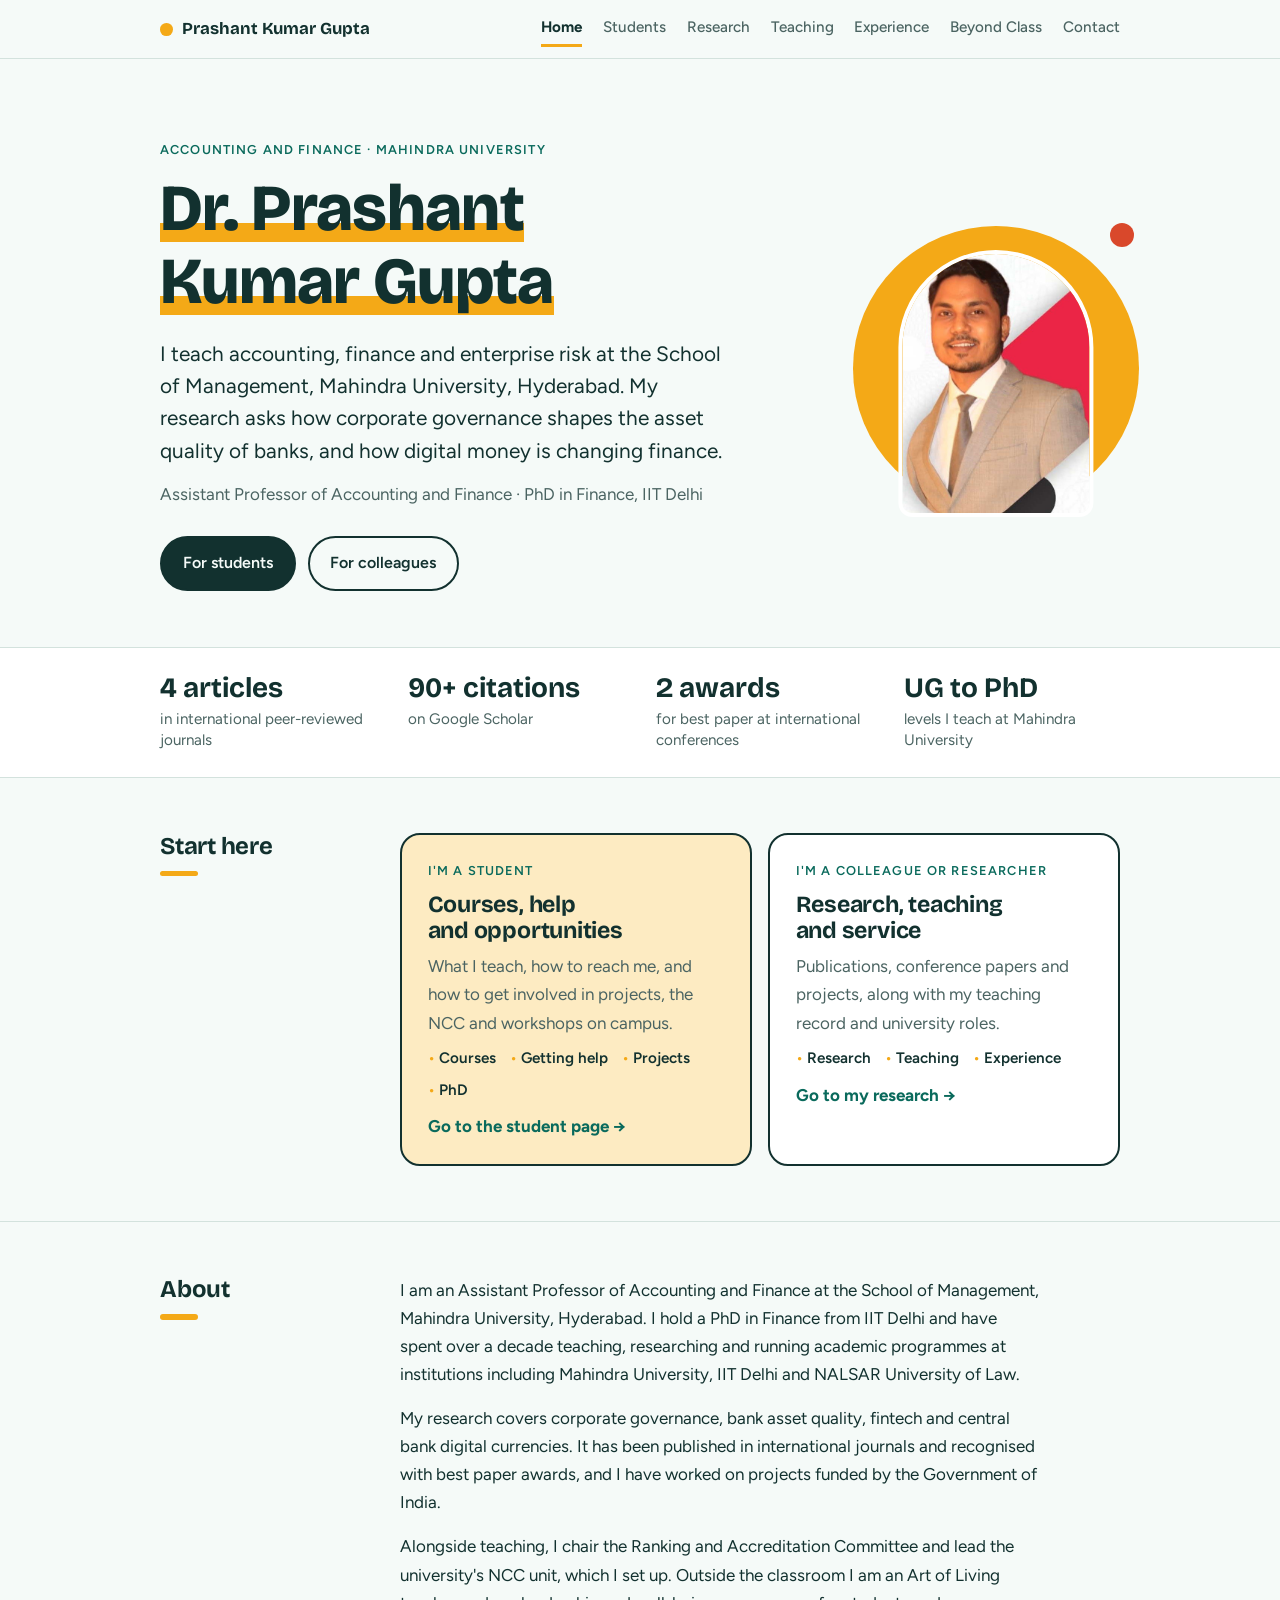
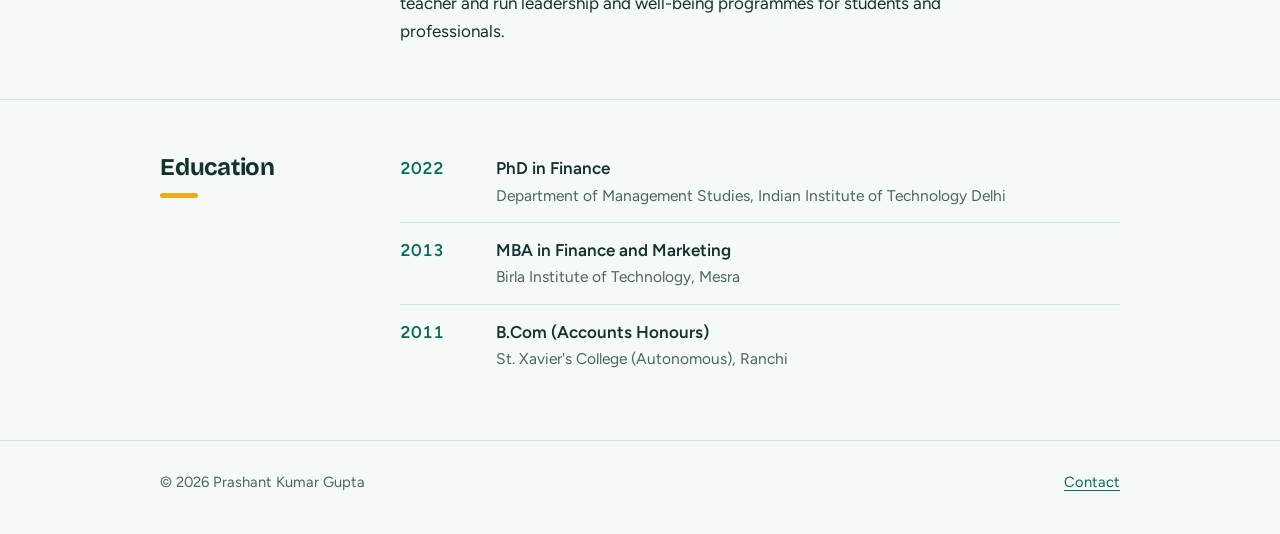
<file: index_1.html>
<!DOCTYPE html>
<html lang="en">
<head>
<meta charset="utf-8">
<meta name="viewport" content="width=device-width, initial-scale=1, viewport-fit=cover">
<title>Dr. Prashant Kumar Gupta</title>
<meta name="description" content="Dr. Prashant Kumar Gupta is an Assistant Professor of Accounting and Finance at the School of Management, Mahindra University, Hyderabad. Research on corporate governance, bank asset quality and CBDC.">
<meta property="og:title" content="Dr. Prashant Kumar Gupta">
<meta property="og:description" content="Dr. Prashant Kumar Gupta is an Assistant Professor of Accounting and Finance at the School of Management, Mahindra University, Hyderabad. Research on corporate governance, bank asset quality and CBDC.">
<link rel="icon" href="data:image/svg+xml,%3Csvg xmlns='http://www.w3.org/2000/svg' viewBox='0 0 64 64'%3E%3Ccircle cx='32' cy='32' r='32' fill='%23F4A917'/%3E%3Ctext x='32' y='42' font-family='Arial,sans-serif' font-size='26' font-weight='700' text-anchor='middle' fill='%2312312F'%3EPG%3C/text%3E%3C/svg%3E">
<link rel="preconnect" href="https://fonts.googleapis.com">
<link rel="preconnect" href="https://fonts.gstatic.com" crossorigin>
<link rel="stylesheet" href="https://fonts.googleapis.com/css2?family=Bricolage+Grotesque:opsz,wght@12..96,400..800&family=Figtree:ital,wght@0,400..700;1,400..700&display=swap">
<link rel="stylesheet" href="style.css">
</head>
<body>
<header class="top">
  <div class="wrap">
    <a class="brand" href="index.html">Prashant Kumar Gupta</a>
    <nav class="nav" aria-label="Pages">
      <a href="index.html" aria-current="page">Home</a>
      <a href="students.html">Students</a>
      <a href="research.html">Research</a>
      <a href="teaching.html">Teaching</a>
      <a href="experience.html">Experience</a>
      <a href="beyond.html">Beyond Class</a>
      <a href="contact.html">Contact</a>
    </nav>
  </div>
</header>

<main>
<section class="hero">
  <div class="wrap">
    <div>
      <p class="eyebrow">Accounting and Finance · Mahindra University</p>
      <h1><span class="mark">Dr. Prashant</span> <span class="mark">Kumar Gupta</span></h1>
      <p class="lede">I teach accounting, finance and enterprise risk at the School of Management, Mahindra University, Hyderabad. My research asks how corporate governance shapes the asset quality of banks, and how digital money is changing finance.</p>
      <p class="creds">Assistant Professor of Accounting and Finance · PhD in Finance, IIT Delhi</p>
      <div class="actions">
        <a class="btn primary" href="students.html">For students</a>
        <a class="btn ghost" href="research.html">For colleagues</a>
      </div>
    </div>
    <div class="portrait">
      <img src="photo.jpg" width="505" height="692" alt="Portrait of Dr. Prashant Kumar Gupta">
    </div>
  </div>
</section>

<section class="facts" aria-label="At a glance">
  <div class="wrap">
    <ul>
      <li><b>4 articles</b><span>in international peer-reviewed journals</span></li>
      <li><b>90+ citations</b><span>on Google Scholar</span></li>
      <li><b>2 awards</b><span>for best paper at international conferences</span></li>
      <li><b>UG to PhD</b><span>levels I teach at Mahindra University</span></li>
    </ul>
  </div>
</section>

<section class="sec">
  <div class="wrap">
    <h2>Start here</h2>
    <div class="col">
      <div class="paths">
        <a class="path students" href="students.html">
          <span class="eyebrow">I'm a student</span>
          <h3>Courses, help and opportunities</h3>
          <p>What I teach, how to reach me, and how to get involved in projects, the NCC and workshops on campus.</p>
          <ul><li>Courses</li><li>Getting help</li><li>Projects</li><li>PhD</li></ul>
          <span class="go">Go to the student page &rarr;</span>
        </a>
        <a class="path colleagues" href="research.html">
          <span class="eyebrow">I'm a colleague or researcher</span>
          <h3>Research, teaching and service</h3>
          <p>Publications, conference papers and projects, along with my teaching record and university roles.</p>
          <ul><li>Research</li><li>Teaching</li><li>Experience</li></ul>
          <span class="go">Go to my research &rarr;</span>
        </a>
      </div>
    </div>
  </div>
</section>

<section class="sec">
  <div class="wrap">
    <h2>About</h2>
    <div class="col">
      <div class="prose">
        <p>I am an Assistant Professor of Accounting and Finance at the School of Management, Mahindra University, Hyderabad. I hold a PhD in Finance from IIT Delhi and have spent over a decade teaching, researching and running academic programmes at institutions including Mahindra University, IIT Delhi and NALSAR University of Law.</p>
        <p>My research covers corporate governance, bank asset quality, fintech and central bank digital currencies. It has been published in international journals and recognised with best paper awards, and I have worked on projects funded by the Government of India.</p>
        <p>Alongside teaching, I chair the Ranking and Accreditation Committee and lead the university's NCC unit, which I set up. Outside the classroom I am an Art of Living teacher and run leadership and well-being programmes for students and professionals.</p>
      </div>
    </div>
  </div>
</section>

<section class="sec">
  <div class="wrap">
    <h2>Education</h2>
    <div class="col">
      <ul class="entries">
        <li><span class="yr">2022</span><span><strong>PhD in Finance</strong><span class="where">Department of Management Studies, Indian Institute of Technology Delhi</span></span></li>
        <li><span class="yr">2013</span><span><strong>MBA in Finance and Marketing</strong><span class="where">Birla Institute of Technology, Mesra</span></span></li>
        <li><span class="yr">2011</span><span><strong>B.Com (Accounts Honours)</strong><span class="where">St. Xavier's College (Autonomous), Ranchi</span></span></li>
      </ul>
    </div>
  </div>
</section>
</main>

<footer>
  <div class="wrap">
    <span>© 2026 Prashant Kumar Gupta</span>
    <a href="contact.html">Contact</a>
  </div>
</footer>
</body>
</html>
</file>
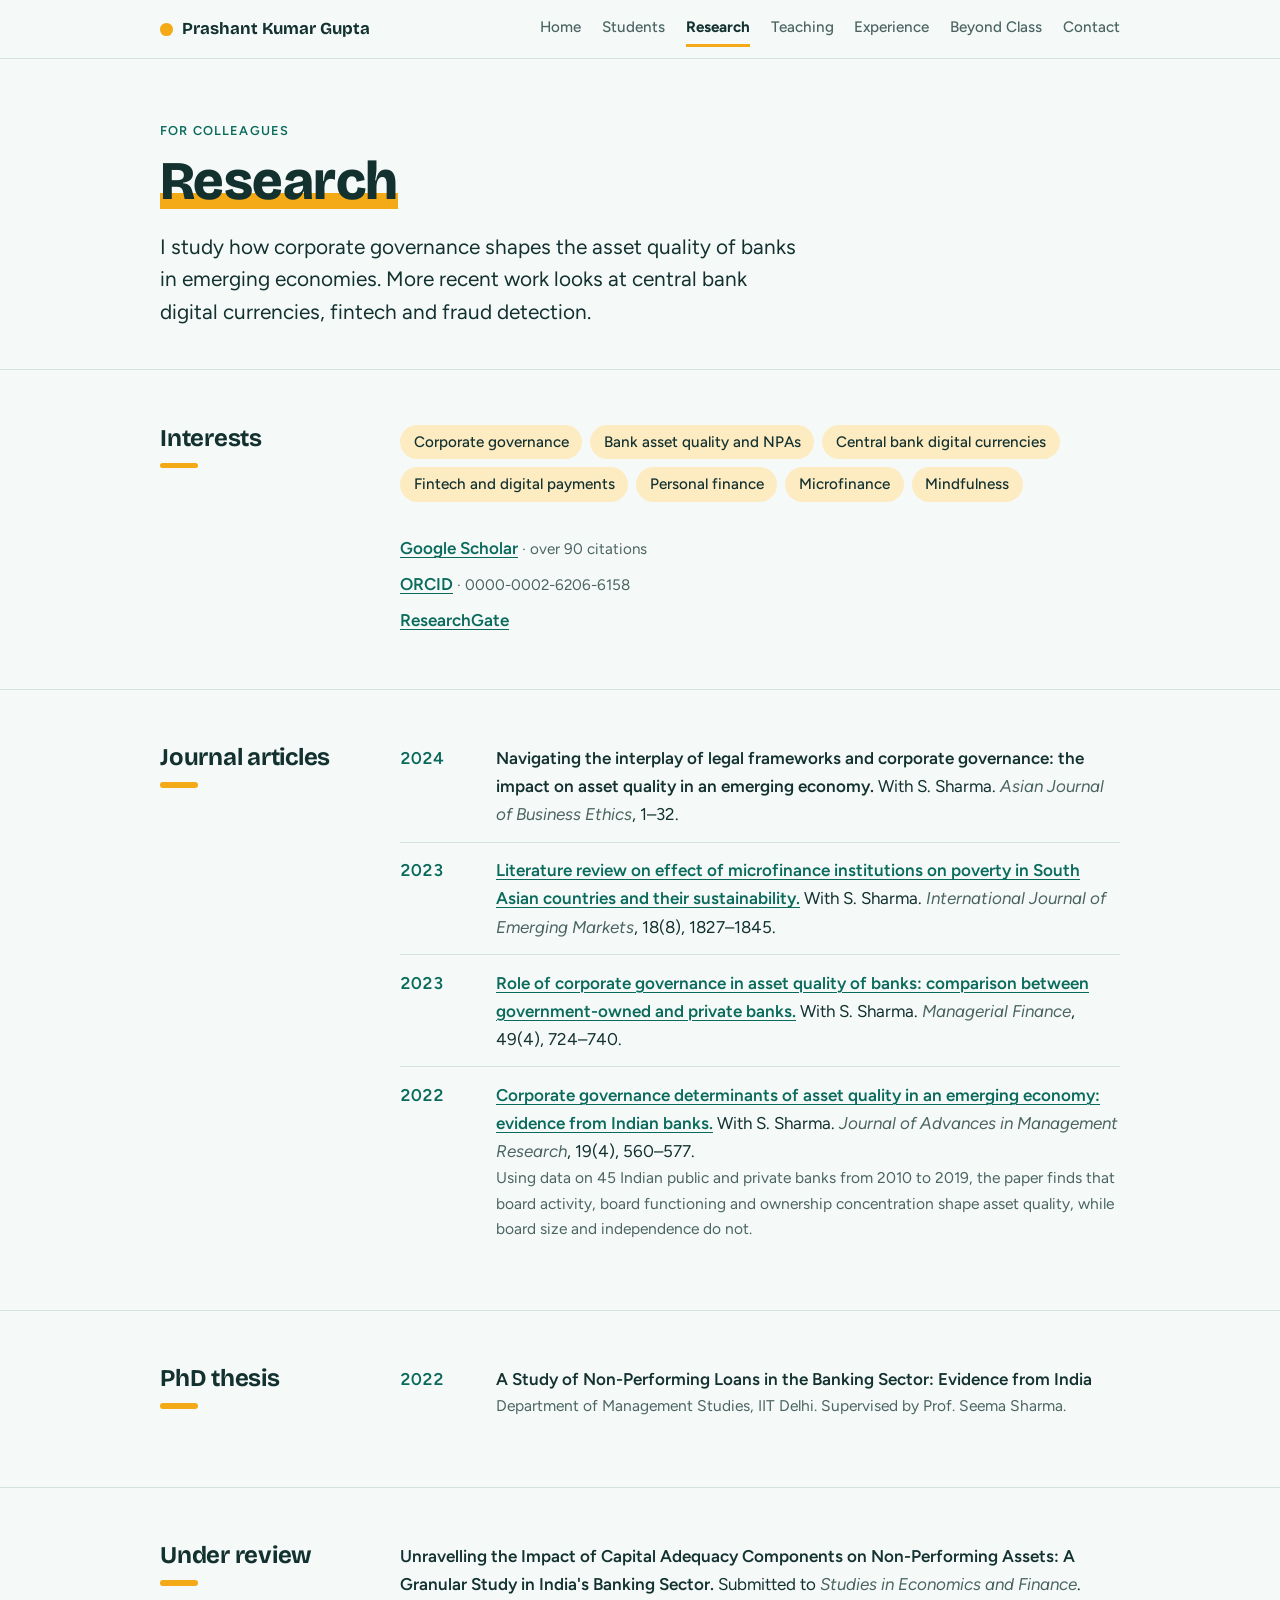
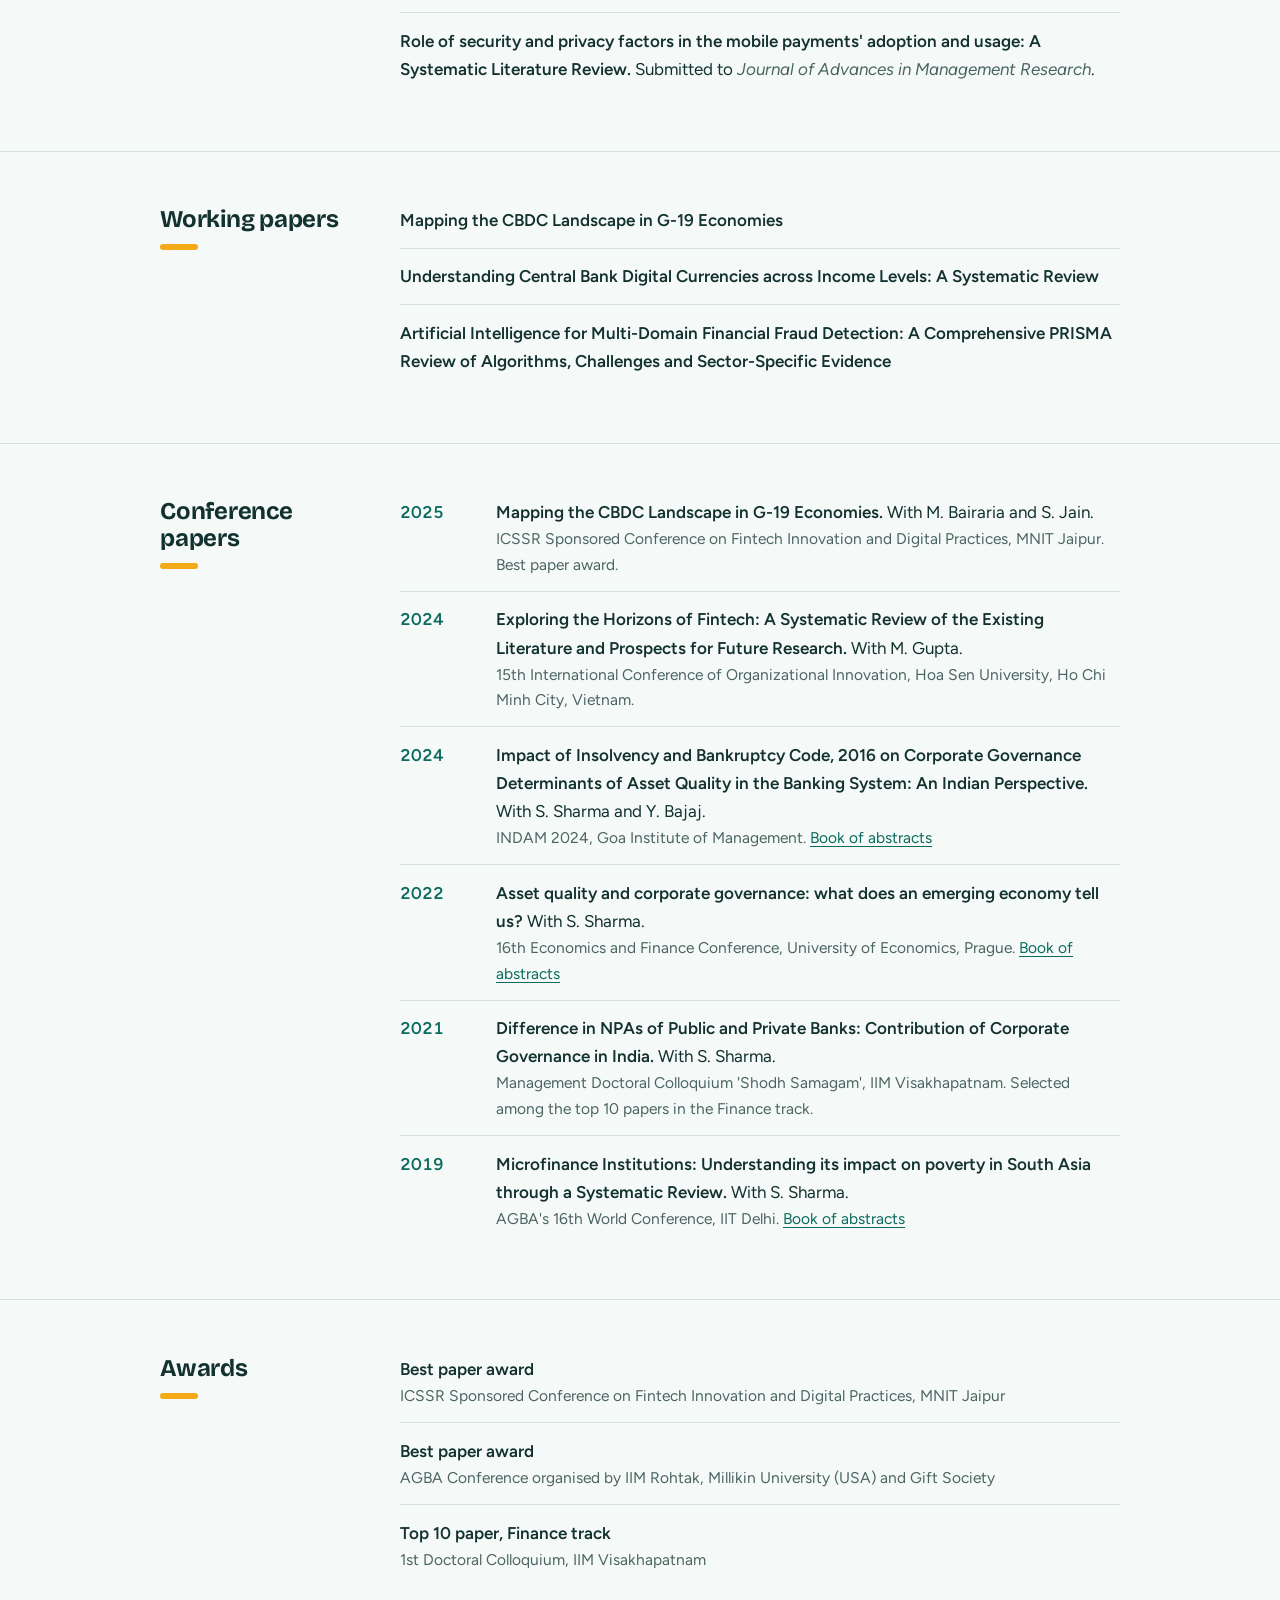
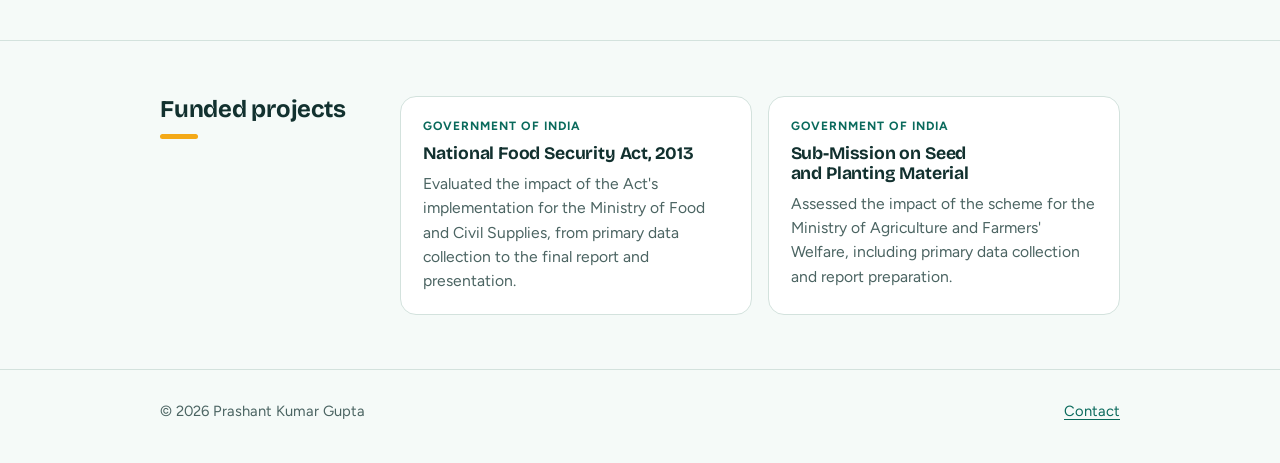
<file: research.html>
<!DOCTYPE html>
<html lang="en">
<head>
<meta charset="utf-8">
<meta name="viewport" content="width=device-width, initial-scale=1, viewport-fit=cover">
<title>Research · Dr. Prashant Kumar Gupta</title>
<meta name="description" content="Dr. Prashant Kumar Gupta is an Assistant Professor of Accounting and Finance at the School of Management, Mahindra University, Hyderabad. Research on corporate governance, bank asset quality and CBDC.">
<meta property="og:title" content="Research · Dr. Prashant Kumar Gupta">
<meta property="og:description" content="Dr. Prashant Kumar Gupta is an Assistant Professor of Accounting and Finance at the School of Management, Mahindra University, Hyderabad. Research on corporate governance, bank asset quality and CBDC.">
<link rel="icon" href="data:image/svg+xml,%3Csvg xmlns='http://www.w3.org/2000/svg' viewBox='0 0 64 64'%3E%3Ccircle cx='32' cy='32' r='32' fill='%23F4A917'/%3E%3Ctext x='32' y='42' font-family='Arial,sans-serif' font-size='26' font-weight='700' text-anchor='middle' fill='%2312312F'%3EPG%3C/text%3E%3C/svg%3E">
<link rel="preconnect" href="https://fonts.googleapis.com">
<link rel="preconnect" href="https://fonts.gstatic.com" crossorigin>
<link rel="stylesheet" href="https://fonts.googleapis.com/css2?family=Bricolage+Grotesque:opsz,wght@12..96,400..800&family=Figtree:ital,wght@0,400..700;1,400..700&display=swap">
<link rel="stylesheet" href="style.css">
</head>
<body>
<header class="top">
  <div class="wrap">
    <a class="brand" href="index.html">Prashant Kumar Gupta</a>
    <nav class="nav" aria-label="Pages">
      <a href="index.html">Home</a>
      <a href="students.html">Students</a>
      <a href="research.html" aria-current="page">Research</a>
      <a href="teaching.html">Teaching</a>
      <a href="experience.html">Experience</a>
      <a href="beyond.html">Beyond Class</a>
      <a href="contact.html">Contact</a>
    </nav>
  </div>
</header>

<main>
<section class="pagehead">
  <div class="wrap">
    <p class="eyebrow">For colleagues</p>
    <h1><span class="mark">Research</span></h1>
    <p class="lede">I study how corporate governance shapes the asset quality of banks in emerging economies. More recent work looks at central bank digital currencies, fintech and fraud detection.</p>
  </div>
</section>

<section class="sec">
  <div class="wrap">
    <h2>Interests</h2>
    <div class="col">
      <ul class="chips">
        <li>Corporate governance</li>
        <li>Bank asset quality and NPAs</li>
        <li>Central bank digital currencies</li>
        <li>Fintech and digital payments</li>
        <li>Personal finance</li>
        <li>Microfinance</li>
        <li>Mindfulness</li>
      </ul>
      <ul class="links">
        <li><a href="https://scholar.google.com/citations?user=8q3LrwoAAAAJ">Google Scholar</a> <span>· over 90 citations</span></li>
        <li><a href="https://orcid.org/0000-0002-6206-6158">ORCID</a> <span>· 0000-0002-6206-6158</span></li>
        <li><a href="https://www.researchgate.net/profile/Prashant-Gupta-69">ResearchGate</a></li>
      </ul>
    </div>
  </div>
</section>

<section class="sec">
  <div class="wrap">
    <h2>Journal articles</h2>
    <div class="col">
      <ul class="entries">
        <li><span class="yr">2024</span><span><strong>Navigating the interplay of legal frameworks and corporate governance: the impact on asset quality in an emerging economy.</strong> With S. Sharma. <em>Asian Journal of Business Ethics</em>, 1–32.</span></li>
        <li><span class="yr">2023</span><span><strong><a href="https://doi.org/10.1108/IJOEM-07-2020-0861">Literature review on effect of microfinance institutions on poverty in South Asian countries and their sustainability.</a></strong> With S. Sharma. <em>International Journal of Emerging Markets</em>, 18(8), 1827–1845.</span></li>
        <li><span class="yr">2023</span><span><strong><a href="https://doi.org/10.1108/MF-04-2022-0165">Role of corporate governance in asset quality of banks: comparison between government-owned and private banks.</a></strong> With S. Sharma. <em>Managerial Finance</em>, 49(4), 724–740.</span></li>
        <li><span class="yr">2022</span><span><strong><a href="https://doi.org/10.1108/JAMR-05-2021-0182">Corporate governance determinants of asset quality in an emerging economy: evidence from Indian banks.</a></strong> With S. Sharma. <em>Journal of Advances in Management Research</em>, 19(4), 560–577.<span class="where">Using data on 45 Indian public and private banks from 2010 to 2019, the paper finds that board activity, board functioning and ownership concentration shape asset quality, while board size and independence do not.</span></span></li>
      </ul>
    </div>
  </div>
</section>

<section class="sec">
  <div class="wrap">
    <h2>PhD thesis</h2>
    <div class="col">
      <ul class="entries">
        <li><span class="yr">2022</span><span><strong>A Study of Non-Performing Loans in the Banking Sector: Evidence from India</strong><span class="where">Department of Management Studies, IIT Delhi. Supervised by Prof. Seema Sharma.</span></span></li>
      </ul>
    </div>
  </div>
</section>

<section class="sec">
  <div class="wrap">
    <h2>Under review</h2>
    <div class="col">
      <ul class="entries plain">
        <li><span><strong>Unravelling the Impact of Capital Adequacy Components on Non-Performing Assets: A Granular Study in India's Banking Sector.</strong> Submitted to <em>Studies in Economics and Finance</em>.</span></li>
        <li><span><strong>Role of security and privacy factors in the mobile payments' adoption and usage: A Systematic Literature Review.</strong> Submitted to <em>Journal of Advances in Management Research</em>.</span></li>
      </ul>
    </div>
  </div>
</section>

<section class="sec">
  <div class="wrap">
    <h2>Working papers</h2>
    <div class="col">
      <ul class="entries plain">
        <li><span><strong>Mapping the CBDC Landscape in G-19 Economies</strong></span></li>
        <li><span><strong>Understanding Central Bank Digital Currencies across Income Levels: A Systematic Review</strong></span></li>
        <li><span><strong>Artificial Intelligence for Multi-Domain Financial Fraud Detection: A Comprehensive PRISMA Review of Algorithms, Challenges and Sector-Specific Evidence</strong></span></li>
      </ul>
    </div>
  </div>
</section>

<section class="sec">
  <div class="wrap">
    <h2>Conference papers</h2>
    <div class="col">
      <ul class="entries">
        <li><span class="yr">2025</span><span><strong>Mapping the CBDC Landscape in G-19 Economies.</strong> With M. Bairaria and S. Jain. <span class="where">ICSSR Sponsored Conference on Fintech Innovation and Digital Practices, MNIT Jaipur. Best paper award.</span></span></li>
        <li><span class="yr">2024</span><span><strong>Exploring the Horizons of Fintech: A Systematic Review of the Existing Literature and Prospects for Future Research.</strong> With M. Gupta. <span class="where">15th International Conference of Organizational Innovation, Hoa Sen University, Ho Chi Minh City, Vietnam.</span></span></li>
        <li><span class="yr">2024</span><span><strong>Impact of Insolvency and Bankruptcy Code, 2016 on Corporate Governance Determinants of Asset Quality in the Banking System: An Indian Perspective.</strong> With S. Sharma and Y. Bajaj. <span class="where">INDAM 2024, Goa Institute of Management. <a href="https://indam2024.gim.ac.in/book-abstract/">Book of abstracts</a></span></span></li>
        <li><span class="yr">2022</span><span><strong>Asset quality and corporate governance: what does an emerging economy tell us?</strong> With S. Sharma. <span class="where">16th Economics and Finance Conference, University of Economics, Prague. <a href="https://www.iises.net/past-conferences/economic/16th-economics-finance-conference-prague/page-book-of-abstracts-16efc">Book of abstracts</a></span></span></li>
        <li><span class="yr">2021</span><span><strong>Difference in NPAs of Public and Private Banks: Contribution of Corporate Governance in India.</strong> With S. Sharma. <span class="where">Management Doctoral Colloquium 'Shodh Samagam', IIM Visakhapatnam. Selected among the top 10 papers in the Finance track.</span></span></li>
        <li><span class="yr">2019</span><span><strong>Microfinance Institutions: Understanding its impact on poverty in South Asia through a Systematic Review.</strong> With S. Sharma. <span class="where">AGBA's 16th World Conference, IIT Delhi. <a href="http://www.agba.us/pdf/2019-Book-of-Abstracts.pdf">Book of abstracts</a></span></span></li>
      </ul>
    </div>
  </div>
</section>

<section class="sec">
  <div class="wrap">
    <h2>Awards</h2>
    <div class="col">
      <ul class="entries plain">
        <li><span><strong>Best paper award</strong><span class="where">ICSSR Sponsored Conference on Fintech Innovation and Digital Practices, MNIT Jaipur</span></span></li>
        <li><span><strong>Best paper award</strong><span class="where">AGBA Conference organised by IIM Rohtak, Millikin University (USA) and Gift Society</span></span></li>
        <li><span><strong>Top 10 paper, Finance track</strong><span class="where">1st Doctoral Colloquium, IIM Visakhapatnam</span></span></li>
      </ul>
    </div>
  </div>
</section>

<section class="sec">
  <div class="wrap">
    <h2>Funded projects</h2>
    <div class="col">
      <div class="cards">
        <div class="card">
          <span class="tag">Government of India</span>
          <h3>National Food Security Act, 2013</h3>
          <p>Evaluated the impact of the Act's implementation for the Ministry of Food and Civil Supplies, from primary data collection to the final report and presentation.</p>
        </div>
        <div class="card">
          <span class="tag">Government of India</span>
          <h3>Sub-Mission on Seed and Planting Material</h3>
          <p>Assessed the impact of the scheme for the Ministry of Agriculture and Farmers' Welfare, including primary data collection and report preparation.</p>
        </div>
      </div>
    </div>
  </div>
</section>
</main>

<footer>
  <div class="wrap">
    <span>© 2026 Prashant Kumar Gupta</span>
    <a href="contact.html">Contact</a>
  </div>
</footer>
</body>
</html>
</file>
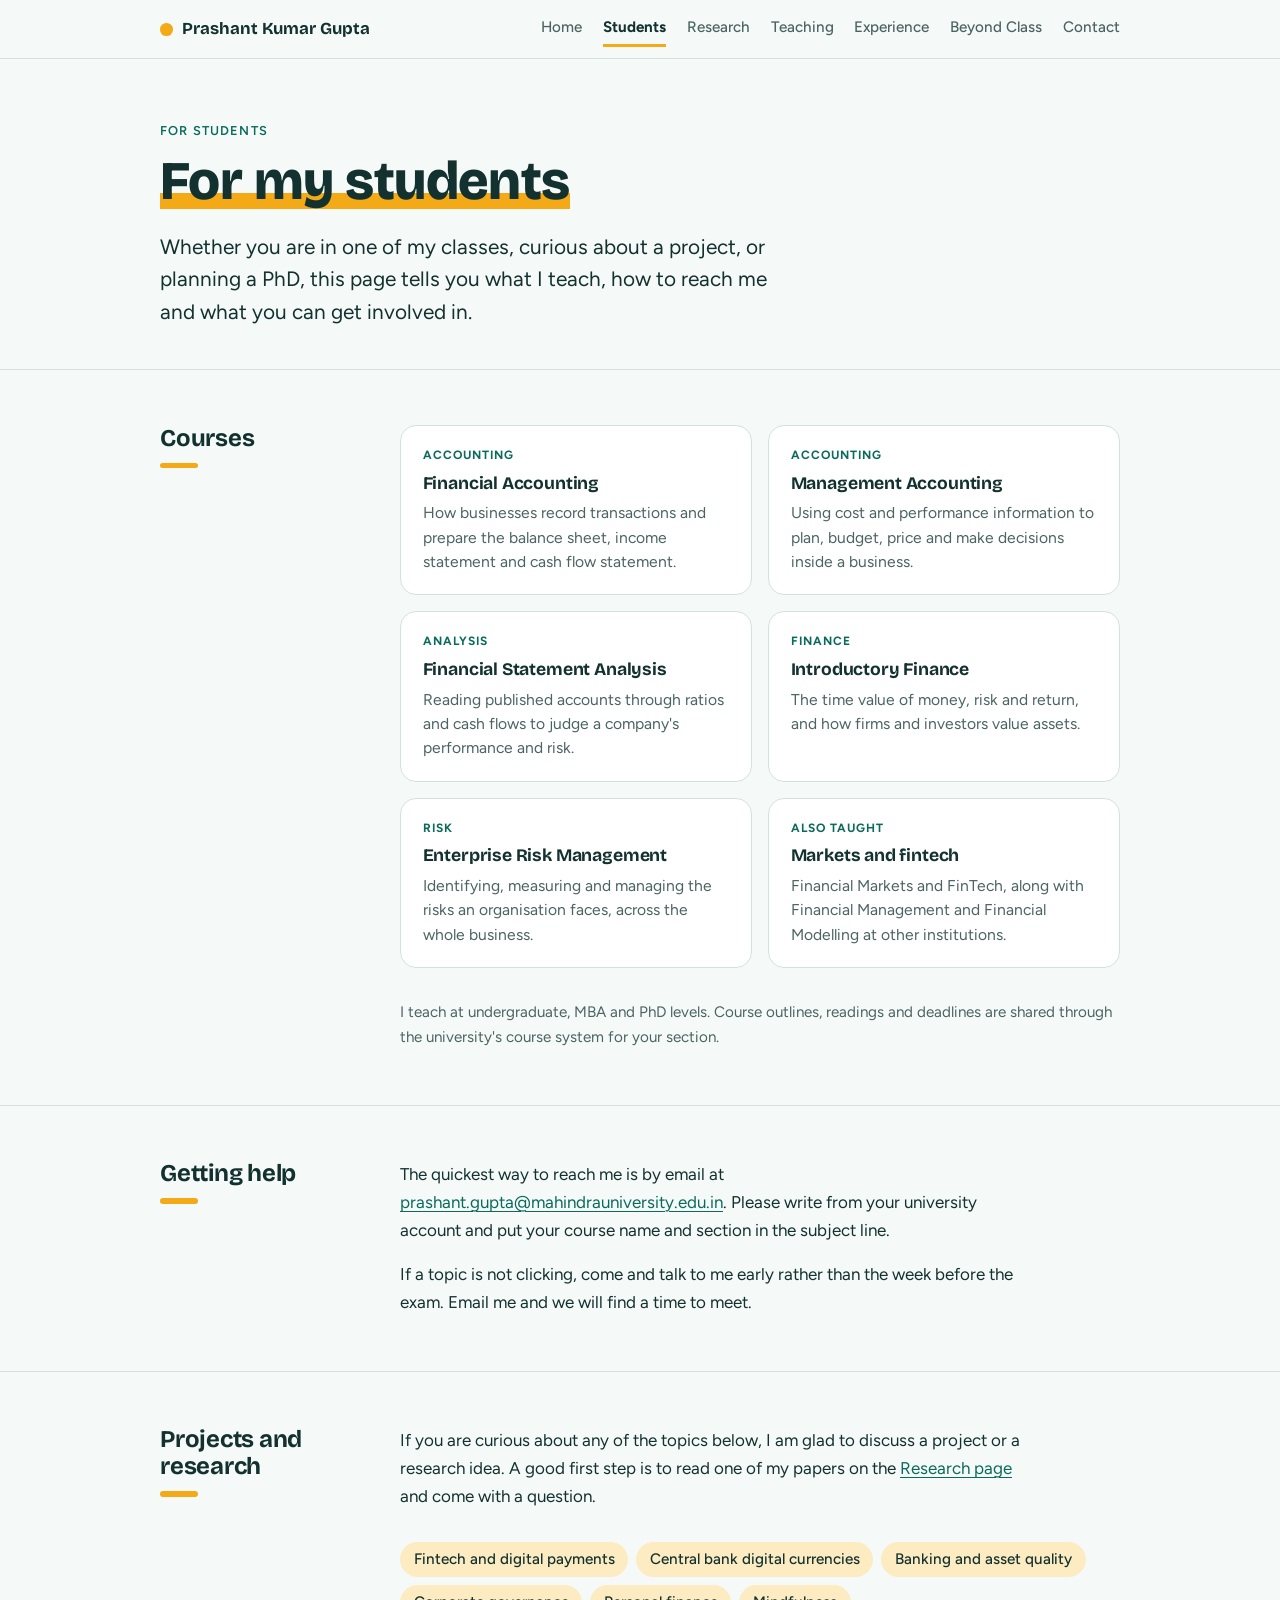
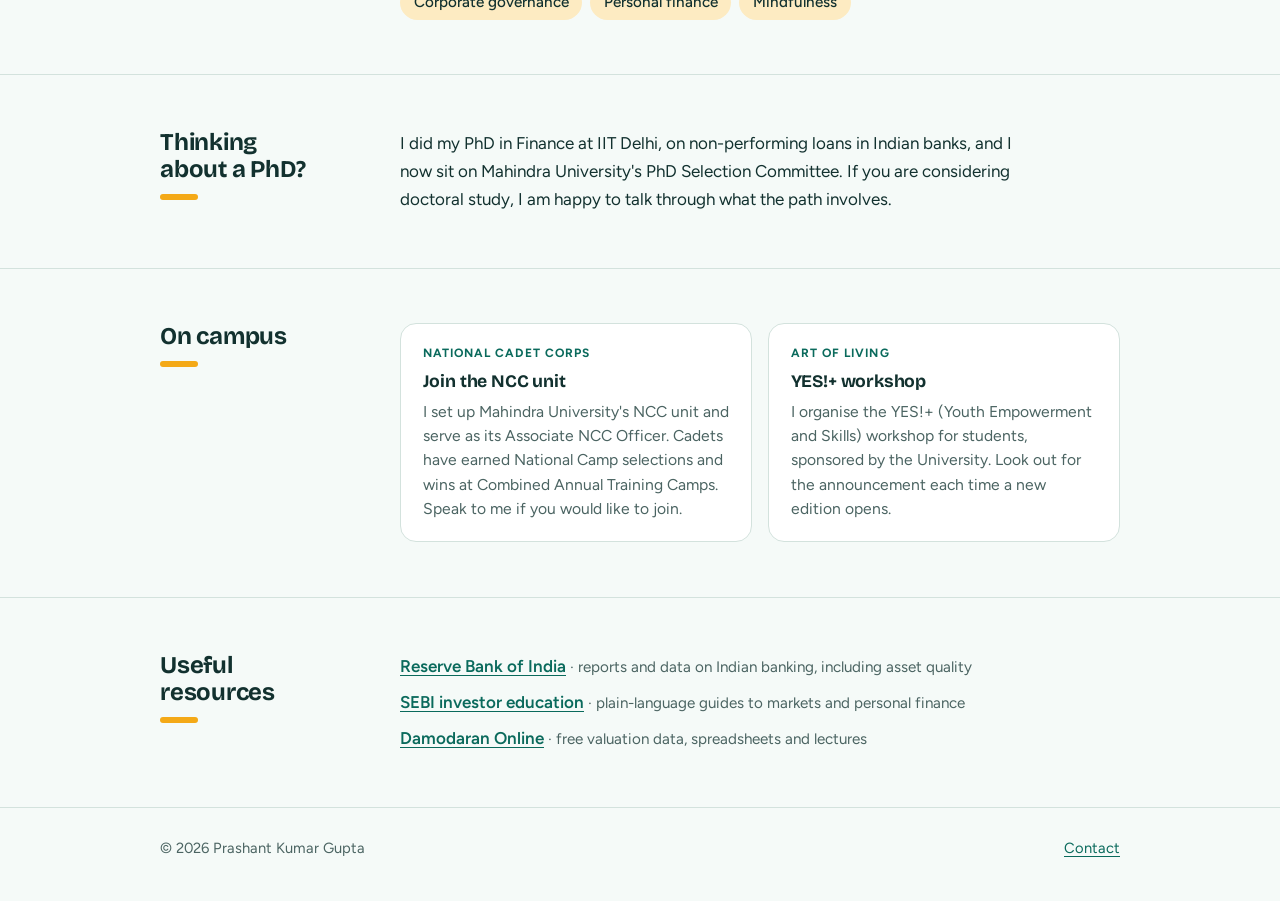
<file: students.html>
<!DOCTYPE html>
<html lang="en">
<head>
<meta charset="utf-8">
<meta name="viewport" content="width=device-width, initial-scale=1, viewport-fit=cover">
<title>For Students · Dr. Prashant Kumar Gupta</title>
<meta name="description" content="Dr. Prashant Kumar Gupta is an Assistant Professor of Accounting and Finance at the School of Management, Mahindra University, Hyderabad. Research on corporate governance, bank asset quality and CBDC.">
<meta property="og:title" content="For Students · Dr. Prashant Kumar Gupta">
<meta property="og:description" content="Dr. Prashant Kumar Gupta is an Assistant Professor of Accounting and Finance at the School of Management, Mahindra University, Hyderabad. Research on corporate governance, bank asset quality and CBDC.">
<link rel="icon" href="data:image/svg+xml,%3Csvg xmlns='http://www.w3.org/2000/svg' viewBox='0 0 64 64'%3E%3Ccircle cx='32' cy='32' r='32' fill='%23F4A917'/%3E%3Ctext x='32' y='42' font-family='Arial,sans-serif' font-size='26' font-weight='700' text-anchor='middle' fill='%2312312F'%3EPG%3C/text%3E%3C/svg%3E">
<link rel="preconnect" href="https://fonts.googleapis.com">
<link rel="preconnect" href="https://fonts.gstatic.com" crossorigin>
<link rel="stylesheet" href="https://fonts.googleapis.com/css2?family=Bricolage+Grotesque:opsz,wght@12..96,400..800&family=Figtree:ital,wght@0,400..700;1,400..700&display=swap">
<link rel="stylesheet" href="style.css">
</head>
<body>
<header class="top">
  <div class="wrap">
    <a class="brand" href="index.html">Prashant Kumar Gupta</a>
    <nav class="nav" aria-label="Pages">
      <a href="index.html">Home</a>
      <a href="students.html" aria-current="page">Students</a>
      <a href="research.html">Research</a>
      <a href="teaching.html">Teaching</a>
      <a href="experience.html">Experience</a>
      <a href="beyond.html">Beyond Class</a>
      <a href="contact.html">Contact</a>
    </nav>
  </div>
</header>

<main>
<section class="pagehead">
  <div class="wrap">
    <p class="eyebrow">For students</p>
    <h1><span class="mark">For my students</span></h1>
    <p class="lede">Whether you are in one of my classes, curious about a project, or planning a PhD, this page tells you what I teach, how to reach me and what you can get involved in.</p>
  </div>
</section>

<section class="sec">
  <div class="wrap">
    <h2>Courses</h2>
    <div class="col">
      <div class="cards">
        <div class="card">
          <span class="tag">Accounting</span>
          <h3>Financial Accounting</h3>
          <p>How businesses record transactions and prepare the balance sheet, income statement and cash flow statement.</p>
        </div>
        <div class="card">
          <span class="tag">Accounting</span>
          <h3>Management Accounting</h3>
          <p>Using cost and performance information to plan, budget, price and make decisions inside a business.</p>
        </div>
        <div class="card">
          <span class="tag">Analysis</span>
          <h3>Financial Statement Analysis</h3>
          <p>Reading published accounts through ratios and cash flows to judge a company's performance and risk.</p>
        </div>
        <div class="card">
          <span class="tag">Finance</span>
          <h3>Introductory Finance</h3>
          <p>The time value of money, risk and return, and how firms and investors value assets.</p>
        </div>
        <div class="card">
          <span class="tag">Risk</span>
          <h3>Enterprise Risk Management</h3>
          <p>Identifying, measuring and managing the risks an organisation faces, across the whole business.</p>
        </div>
        <div class="card">
          <span class="tag">Also taught</span>
          <h3>Markets and fintech</h3>
          <p>Financial Markets and FinTech, along with Financial Management and Financial Modelling at other institutions.</p>
        </div>
      </div>
      <p class="note">I teach at undergraduate, MBA and PhD levels. Course outlines, readings and deadlines are shared through the university's course system for your section.</p>
    </div>
  </div>
</section>

<section class="sec">
  <div class="wrap">
    <h2>Getting help</h2>
    <div class="col">
      <div class="prose">
        <p>The quickest way to reach me is by email at <a href="mailto:prashant.gupta@mahindrauniversity.edu.in">prashant.gupta@mahindrauniversity.edu.in</a>. Please write from your university account and put your course name and section in the subject line.</p>
        <p>If a topic is not clicking, come and talk to me early rather than the week before the exam. Email me and we will find a time to meet.</p>
      </div>
    </div>
  </div>
</section>

<section class="sec">
  <div class="wrap">
    <h2>Projects and research</h2>
    <div class="col">
      <div class="prose">
        <p>If you are curious about any of the topics below, I am glad to discuss a project or a research idea. A good first step is to read one of my papers on the <a href="research.html">Research page</a> and come with a question.</p>
      </div>
      <ul class="chips">
        <li>Fintech and digital payments</li>
        <li>Central bank digital currencies</li>
        <li>Banking and asset quality</li>
        <li>Corporate governance</li>
        <li>Personal finance</li>
        <li>Mindfulness</li>
      </ul>
    </div>
  </div>
</section>

<section class="sec">
  <div class="wrap">
    <h2>Thinking about a PhD?</h2>
    <div class="col">
      <div class="prose">
        <p>I did my PhD in Finance at IIT Delhi, on non-performing loans in Indian banks, and I now sit on Mahindra University's PhD Selection Committee. If you are considering doctoral study, I am happy to talk through what the path involves.</p>
      </div>
    </div>
  </div>
</section>

<section class="sec">
  <div class="wrap">
    <h2>On campus</h2>
    <div class="col">
      <div class="cards">
        <div class="card">
          <span class="tag">National Cadet Corps</span>
          <h3>Join the NCC unit</h3>
          <p>I set up Mahindra University's NCC unit and serve as its Associate NCC Officer. Cadets have earned National Camp selections and wins at Combined Annual Training Camps. Speak to me if you would like to join.</p>
        </div>
        <div class="card">
          <span class="tag">Art of Living</span>
          <h3>YES!+ workshop</h3>
          <p>I organise the YES!+ (Youth Empowerment and Skills) workshop for students, sponsored by the University. Look out for the announcement each time a new edition opens.</p>
        </div>
      </div>
    </div>
  </div>
</section>

<section class="sec">
  <div class="wrap">
    <h2>Useful resources</h2>
    <div class="col">
      <ul class="links">
        <li><a href="https://www.rbi.org.in/">Reserve Bank of India</a> <span>· reports and data on Indian banking, including asset quality</span></li>
        <li><a href="https://investor.sebi.gov.in/">SEBI investor education</a> <span>· plain-language guides to markets and personal finance</span></li>
        <li><a href="https://pages.stern.nyu.edu/~adamodar/">Damodaran Online</a> <span>· free valuation data, spreadsheets and lectures</span></li>
      </ul>
    </div>
  </div>
</section>
</main>

<footer>
  <div class="wrap">
    <span>© 2026 Prashant Kumar Gupta</span>
    <a href="contact.html">Contact</a>
  </div>
</footer>
</body>
</html>
</file>
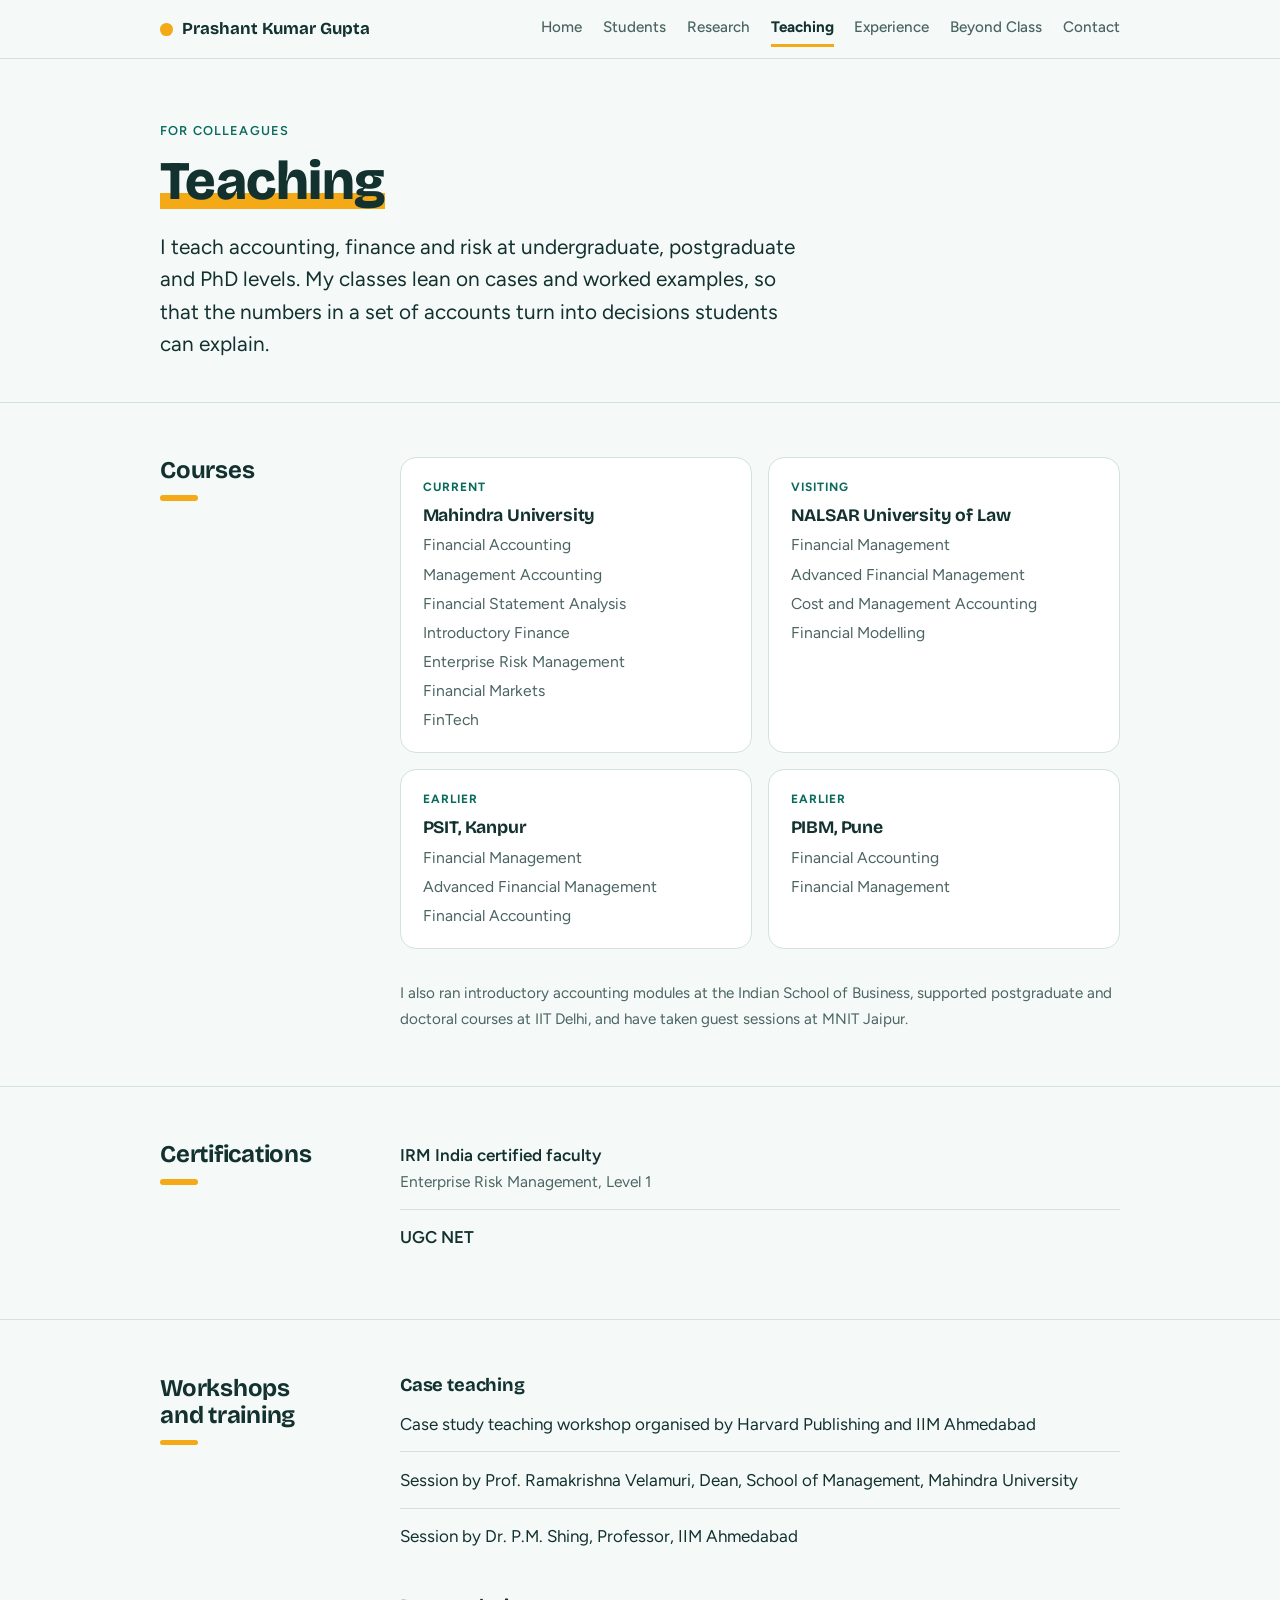
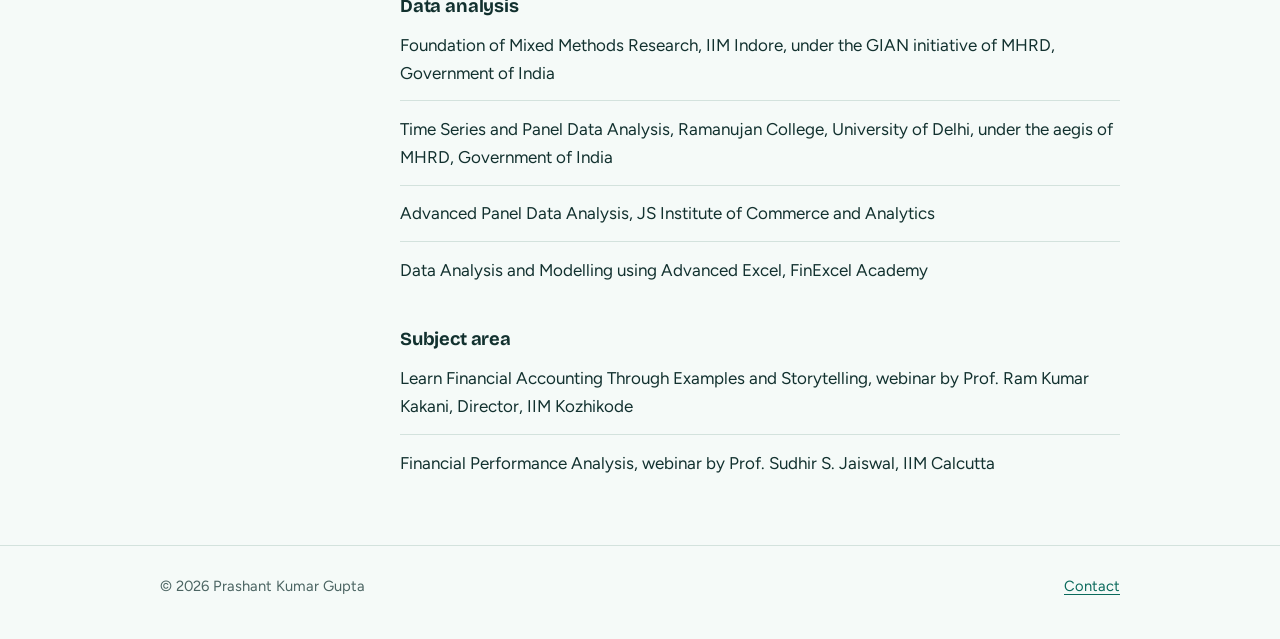
<file: teaching.html>
<!DOCTYPE html>
<html lang="en">
<head>
<meta charset="utf-8">
<meta name="viewport" content="width=device-width, initial-scale=1, viewport-fit=cover">
<title>Teaching · Dr. Prashant Kumar Gupta</title>
<meta name="description" content="Dr. Prashant Kumar Gupta is an Assistant Professor of Accounting and Finance at the School of Management, Mahindra University, Hyderabad. Research on corporate governance, bank asset quality and CBDC.">
<meta property="og:title" content="Teaching · Dr. Prashant Kumar Gupta">
<meta property="og:description" content="Dr. Prashant Kumar Gupta is an Assistant Professor of Accounting and Finance at the School of Management, Mahindra University, Hyderabad. Research on corporate governance, bank asset quality and CBDC.">
<link rel="icon" href="data:image/svg+xml,%3Csvg xmlns='http://www.w3.org/2000/svg' viewBox='0 0 64 64'%3E%3Ccircle cx='32' cy='32' r='32' fill='%23F4A917'/%3E%3Ctext x='32' y='42' font-family='Arial,sans-serif' font-size='26' font-weight='700' text-anchor='middle' fill='%2312312F'%3EPG%3C/text%3E%3C/svg%3E">
<link rel="preconnect" href="https://fonts.googleapis.com">
<link rel="preconnect" href="https://fonts.gstatic.com" crossorigin>
<link rel="stylesheet" href="https://fonts.googleapis.com/css2?family=Bricolage+Grotesque:opsz,wght@12..96,400..800&family=Figtree:ital,wght@0,400..700;1,400..700&display=swap">
<link rel="stylesheet" href="style.css">
</head>
<body>
<header class="top">
  <div class="wrap">
    <a class="brand" href="index.html">Prashant Kumar Gupta</a>
    <nav class="nav" aria-label="Pages">
      <a href="index.html">Home</a>
      <a href="students.html">Students</a>
      <a href="research.html">Research</a>
      <a href="teaching.html" aria-current="page">Teaching</a>
      <a href="experience.html">Experience</a>
      <a href="beyond.html">Beyond Class</a>
      <a href="contact.html">Contact</a>
    </nav>
  </div>
</header>

<main>
<section class="pagehead">
  <div class="wrap">
    <p class="eyebrow">For colleagues</p>
    <h1><span class="mark">Teaching</span></h1>
    <p class="lede">I teach accounting, finance and risk at undergraduate, postgraduate and PhD levels. My classes lean on cases and worked examples, so that the numbers in a set of accounts turn into decisions students can explain.</p>
  </div>
</section>

<section class="sec">
  <div class="wrap">
    <h2>Courses</h2>
    <div class="col">
      <div class="cards">
        <div class="card">
          <span class="tag">Current</span>
          <h3>Mahindra University</h3>
          <ul>
            <li>Financial Accounting</li>
            <li>Management Accounting</li>
            <li>Financial Statement Analysis</li>
            <li>Introductory Finance</li>
            <li>Enterprise Risk Management</li>
            <li>Financial Markets</li>
            <li>FinTech</li>
          </ul>
        </div>
        <div class="card">
          <span class="tag">Visiting</span>
          <h3>NALSAR University of Law</h3>
          <ul>
            <li>Financial Management</li>
            <li>Advanced Financial Management</li>
            <li>Cost and Management Accounting</li>
            <li>Financial Modelling</li>
          </ul>
        </div>
        <div class="card">
          <span class="tag">Earlier</span>
          <h3>PSIT, Kanpur</h3>
          <ul>
            <li>Financial Management</li>
            <li>Advanced Financial Management</li>
            <li>Financial Accounting</li>
          </ul>
        </div>
        <div class="card">
          <span class="tag">Earlier</span>
          <h3>PIBM, Pune</h3>
          <ul>
            <li>Financial Accounting</li>
            <li>Financial Management</li>
          </ul>
        </div>
      </div>
      <p class="note">I also ran introductory accounting modules at the Indian School of Business, supported postgraduate and doctoral courses at IIT Delhi, and have taken guest sessions at MNIT Jaipur.</p>
    </div>
  </div>
</section>

<section class="sec">
  <div class="wrap">
    <h2>Certifications</h2>
    <div class="col">
      <ul class="entries plain">
        <li><span><strong>IRM India certified faculty</strong><span class="where">Enterprise Risk Management, Level 1</span></span></li>
        <li><span><strong>UGC NET</strong></span></li>
      </ul>
    </div>
  </div>
</section>

<section class="sec">
  <div class="wrap">
    <h2>Workshops and training</h2>
    <div class="col">
      <div class="block">
        <h3>Case teaching</h3>
        <ul class="entries plain">
          <li><span>Case study teaching workshop organised by Harvard Publishing and IIM Ahmedabad</span></li>
          <li><span>Session by Prof. Ramakrishna Velamuri, Dean, School of Management, Mahindra University</span></li>
          <li><span>Session by Dr. P.M. Shing, Professor, IIM Ahmedabad</span></li>
        </ul>
      </div>
      <div class="block">
        <h3>Data analysis</h3>
        <ul class="entries plain">
          <li><span>Foundation of Mixed Methods Research, IIM Indore, under the GIAN initiative of MHRD, Government of India</span></li>
          <li><span>Time Series and Panel Data Analysis, Ramanujan College, University of Delhi, under the aegis of MHRD, Government of India</span></li>
          <li><span>Advanced Panel Data Analysis, JS Institute of Commerce and Analytics</span></li>
          <li><span>Data Analysis and Modelling using Advanced Excel, FinExcel Academy</span></li>
        </ul>
      </div>
      <div class="block">
        <h3>Subject area</h3>
        <ul class="entries plain">
          <li><span>Learn Financial Accounting Through Examples and Storytelling, webinar by Prof. Ram Kumar Kakani, Director, IIM Kozhikode</span></li>
          <li><span>Financial Performance Analysis, webinar by Prof. Sudhir S. Jaiswal, IIM Calcutta</span></li>
        </ul>
      </div>
    </div>
  </div>
</section>
</main>

<footer>
  <div class="wrap">
    <span>© 2026 Prashant Kumar Gupta</span>
    <a href="contact.html">Contact</a>
  </div>
</footer>
</body>
</html>
</file>
<file: style.css>
/* Layout: one calm column, 1040px wide. Each section is a ledger row: a narrow
   left column holds the section name, the wide right column holds the entries.
   The only loud element is the marigold sunrise behind the portrait. */
:root{
  --bg:#F5FAF8; --surface:#FFFFFF; --ink:#12312F; --muted:#4B6462; --line:#D3E2DD;
  --sun:#F4A917; --sun-soft:#FDEBC2; --link:#0A6A5C; --coral:#D9482B;
  --display:"Bricolage Grotesque","Trebuchet MS","Segoe UI",system-ui,sans-serif;
  --body:"Figtree","Segoe UI",system-ui,-apple-system,"Helvetica Neue",Arial,sans-serif;
  --wrap:65rem; --gutter:clamp(1rem,4vw,2.5rem);
}
@media (prefers-color-scheme: dark){
  :root:not([data-theme="light"]){
    --bg:#0D1F1E; --surface:#142B29; --ink:#EAF4F1; --muted:#A5BCB7; --line:#28423F;
    --sun:#F7B93A; --sun-soft:#3A3016; --link:#72D6C1; --coral:#F08467; color-scheme:dark;
  }
}
:root[data-theme="dark"]{
  --bg:#0D1F1E; --surface:#142B29; --ink:#EAF4F1; --muted:#A5BCB7; --line:#28423F;
  --sun:#F7B93A; --sun-soft:#3A3016; --link:#72D6C1; --coral:#F08467; color-scheme:dark;
}
*,*::before,*::after{box-sizing:border-box}
html{-webkit-text-size-adjust:100%}
body{margin:0;background:var(--bg);color:var(--ink);font-family:var(--body);font-size:1.0625rem;line-height:1.65}
img{max-width:100%;display:block}
[hidden]{display:none!important}
a{color:var(--link);text-underline-offset:.18em;text-decoration-thickness:.08em}
a:hover{text-decoration-thickness:.14em}
:focus-visible{outline:3px solid var(--link);outline-offset:3px;border-radius:4px}
h1,h2,h3{font-family:var(--display);line-height:1.12;margin:0;text-wrap:balance;letter-spacing:-.01em}
p{margin:0}
ul{margin:0;padding:0;list-style:none}
.wrap{max-width:var(--wrap);margin-inline:auto;padding-inline:var(--gutter)}

/* top bar */
.top{position:sticky;top:env(safe-area-inset-top,0px);z-index:5;background:color-mix(in srgb,var(--bg) 92%,transparent);backdrop-filter:blur(8px);border-bottom:1px solid var(--line)}
.top .wrap{display:flex;align-items:center;justify-content:space-between;gap:.4rem 1rem;padding-block:.7rem}
.brand{font-family:var(--display);font-weight:700;font-size:1.05rem;color:var(--ink);text-decoration:none;white-space:nowrap;display:flex;align-items:center;gap:.55rem}
.brand::before{content:"";width:.8rem;height:.8rem;border-radius:50%;background:var(--sun);flex:none}
.nav{display:flex;gap:1.3rem;overflow-x:auto;min-width:0;scrollbar-width:none}
.nav::-webkit-scrollbar{display:none}
.nav a{color:var(--muted);text-decoration:none;font-weight:500;font-size:.95rem;white-space:nowrap;padding-block:.25rem;border-bottom:3px solid transparent}
.nav a:hover{color:var(--ink)}
.nav a[aria-current="page"]{color:var(--ink);font-weight:700;border-bottom-color:var(--sun)}

/* home hero */
.hero .wrap{display:grid;grid-template-columns:minmax(0,1fr) auto;gap:clamp(1.5rem,5vw,4rem);align-items:center;padding-block:clamp(2.5rem,7vw,5rem) clamp(2rem,5vw,3.5rem)}
.eyebrow{font-size:.8rem;font-weight:600;letter-spacing:.09em;text-transform:uppercase;color:var(--link)}
.hero h1{font-size:clamp(2.3rem,6.2vw,4.1rem);font-weight:800;margin-top:.7rem}
.mark{background:linear-gradient(transparent 68%,var(--sun) 68%,var(--sun) 92%,transparent 92%)}
.lede{font-size:clamp(1.1rem,2vw,1.3rem);line-height:1.55;max-width:36rem;margin-top:1.2rem}
.creds{color:var(--muted);margin-top:.8rem;max-width:36rem}
.actions{display:flex;flex-wrap:wrap;gap:.75rem;margin-top:1.8rem}
.btn{display:inline-flex;align-items:center;justify-content:center;padding:.75rem 1.3rem;border-radius:999px;font-weight:600;text-decoration:none;border:2px solid var(--ink);font-size:1rem}
.btn.primary{background:var(--ink);color:var(--bg)}
.btn.ghost{color:var(--ink);background:transparent}
.btn:hover{transform:translateY(-1px)}
.portrait{position:relative;width:15.5rem;height:19rem;flex:none}
.portrait::before{content:"";position:absolute;inset:auto -1.2rem .4rem -1.2rem;height:17.8rem;border-radius:50%;background:var(--sun)}
.portrait::after{content:"";position:absolute;right:-.9rem;top:.6rem;width:1.5rem;height:1.5rem;border-radius:50%;background:var(--coral)}
.portrait img{position:absolute;left:50%;bottom:0;transform:translateX(-50%);width:12.2rem;height:16.72rem;object-fit:cover;border-radius:7rem 7rem 1rem 1rem;border:4px solid var(--surface)}

/* inner page heading */
.pagehead{border-bottom:1px solid var(--line)}
.pagehead .wrap{padding-block:clamp(2.2rem,6vw,3.8rem) clamp(1.8rem,4vw,2.6rem)}
.pagehead h1{font-size:clamp(2.1rem,5.4vw,3.4rem);font-weight:800;margin-top:.6rem}
.pagehead .lede{max-width:40rem}

/* facts */
.facts{border-block:1px solid var(--line);background:var(--surface)}
.facts ul{display:grid;grid-template-columns:repeat(4,minmax(0,1fr));gap:1.25rem 2rem;padding-block:1.6rem}
.facts b{display:block;font-family:var(--display);font-size:1.75rem;font-weight:700;line-height:1.1;font-variant-numeric:tabular-nums}
.facts span{display:block;color:var(--muted);font-size:.95rem;line-height:1.4;margin-top:.3rem}

/* sections */
.sec{border-bottom:1px solid var(--line)}
.sec .wrap{display:grid;grid-template-columns:12rem minmax(0,1fr);gap:1.5rem 3rem;padding-block:clamp(2.2rem,5vw,3.4rem)}
.sec h2{font-size:1.5rem;font-weight:700}
.sec h2::after{content:"";display:block;width:2.4rem;height:.35rem;border-radius:999px;background:var(--sun);margin-top:.7rem}
.col{display:grid;gap:2rem;min-width:0}
.block{display:grid;gap:.9rem;min-width:0}
.block h3{font-size:1.15rem;font-weight:700}
.prose{display:grid;gap:1rem;max-width:40rem}
.note{color:var(--muted);font-size:.95rem}

.chips{display:flex;flex-wrap:wrap;gap:.5rem}
.chips li{background:var(--sun-soft);color:var(--ink);padding:.3rem .85rem;border-radius:999px;font-size:.95rem;font-weight:500}

.entries{display:grid}
.entries li{display:grid;grid-template-columns:5rem minmax(0,1fr);gap:.2rem 1rem;padding-block:.85rem;border-top:1px solid var(--line)}
.entries li:first-child{border-top:0;padding-top:0}
.yr{font-variant-numeric:tabular-nums;font-weight:600;color:var(--link);white-space:nowrap}
.entries strong{font-weight:600}
.entries em{color:var(--muted)}
.entries .where{display:block;color:var(--muted);font-size:.97rem}
.entries.plain li{grid-template-columns:minmax(0,1fr)}

/* career ledger */
.ledger{border-top:2px solid var(--ink);border-bottom:4px double var(--ink)}
.ledger li{display:grid;grid-template-columns:minmax(0,1fr);padding-block:.85rem;border-top:1px solid var(--line)}
.ledger li:first-child{border-top:0}
.ledger strong{font-weight:600;display:block}
.ledger .where{color:var(--muted);font-size:.97rem}

.cards{display:grid;grid-template-columns:repeat(2,minmax(0,1fr));gap:1rem}
.card{background:var(--surface);border:1px solid var(--line);border-radius:1rem;padding:1.25rem 1.35rem;display:grid;gap:.5rem;align-content:start}
.card h3{font-size:1.1rem}
.card p,.card li{color:var(--muted);font-size:.98rem;line-height:1.55}
.card ul{display:grid;gap:.3rem}
.card .tag{font-size:.75rem;font-weight:700;letter-spacing:.09em;text-transform:uppercase;color:var(--link)}
a.card{text-decoration:none;color:var(--ink)}
a.card h3::after{content:" \2192";color:var(--link)}
a.card:hover{border-color:var(--link)}

.contact{display:grid;gap:.9rem}
.contact .row{display:flex;flex-wrap:wrap;align-items:center;gap:.4rem .9rem}
.contact .lbl{width:6.5rem;color:var(--muted);font-size:.95rem}
.contact .val{font-weight:600;overflow-wrap:anywhere;min-width:0}
.copy{font:inherit;font-size:.85rem;font-weight:600;color:var(--link);background:transparent;border:1.5px solid var(--line);border-radius:999px;padding:.2rem .75rem;cursor:pointer}
.copy:hover{border-color:var(--link)}

footer .wrap{padding-block:1.8rem 2.5rem;color:var(--muted);font-size:.92rem;display:flex;flex-wrap:wrap;gap:.5rem 1.5rem;justify-content:space-between}

@media (max-width:820px){
  .sec .wrap{grid-template-columns:minmax(0,1fr);gap:1.3rem}
  .facts ul{grid-template-columns:repeat(2,minmax(0,1fr))}
  .cards{grid-template-columns:minmax(0,1fr)}
  .top .wrap{flex-direction:column;align-items:flex-start}
  .nav{width:100%}
}
@media (max-width:640px){
  .hero .wrap{grid-template-columns:minmax(0,1fr)}
  .portrait{order:-1;margin-inline:1.2rem auto}
  .entries li{grid-template-columns:minmax(0,1fr)}
  .contact .lbl{width:100%}
}
@media (prefers-reduced-motion:reduce){.btn:hover{transform:none}}

/* audience paths on Home */
.paths{display:grid;grid-template-columns:repeat(2,minmax(0,1fr));gap:1rem}
.path{display:grid;gap:.6rem;align-content:start;padding:1.6rem 1.6rem 1.5rem;border-radius:1.25rem;text-decoration:none;color:var(--ink);border:2px solid var(--ink)}
.path.students{background:var(--sun-soft)}
.path.colleagues{background:var(--surface)}
.path h3{font-size:1.45rem}
.path p{color:var(--muted)}
.path .go{font-weight:700;color:var(--link)}
.path:hover{transform:translateY(-2px)}
.path ul{display:flex;flex-wrap:wrap;gap:.4rem .9rem;font-size:.95rem;font-weight:600}
.path ul li::before{content:"• ";color:var(--sun)}

/* link lists */
.links{display:grid;gap:.5rem}
.links a{font-weight:600}
.links span{color:var(--muted);font-size:.95rem}
.stat{font-family:var(--display);font-weight:700}
@media (max-width:820px){.paths{grid-template-columns:minmax(0,1fr)}}
@media (prefers-reduced-motion:reduce){.path:hover{transform:none}}
</file>
